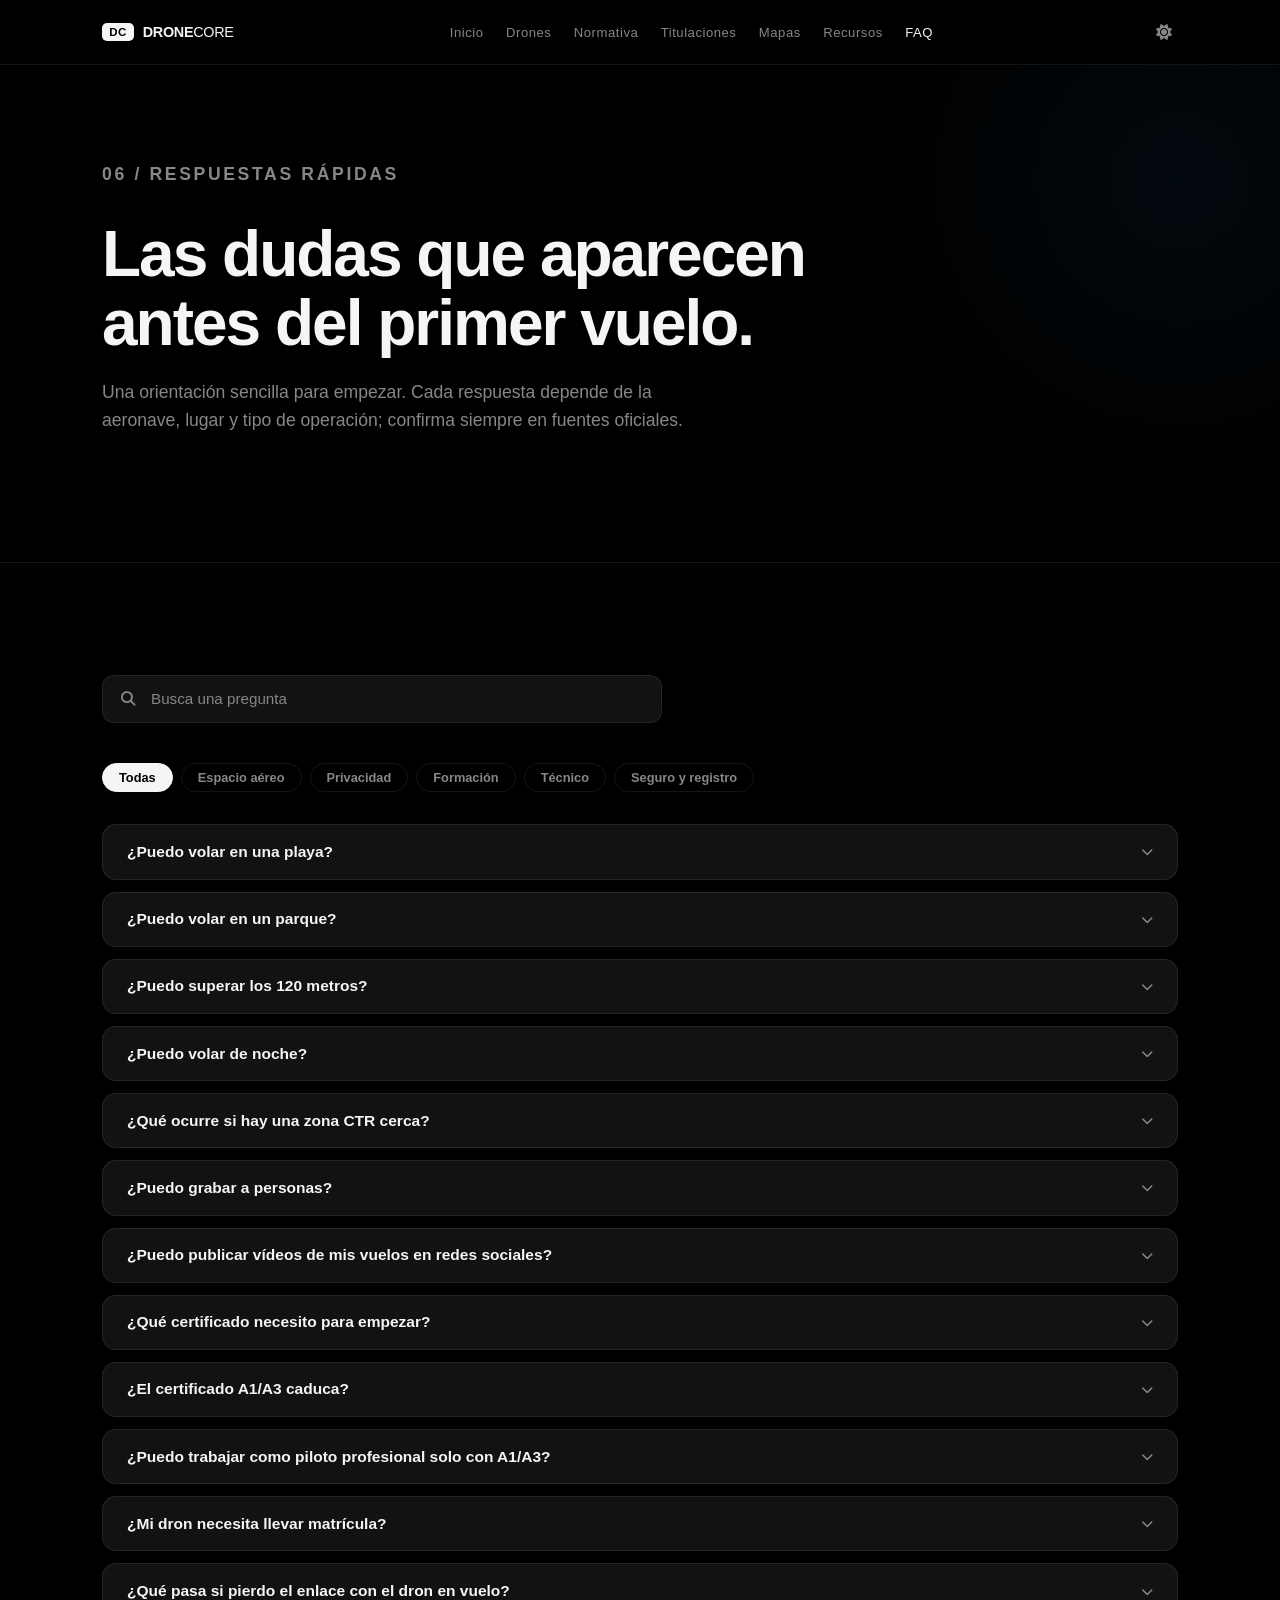
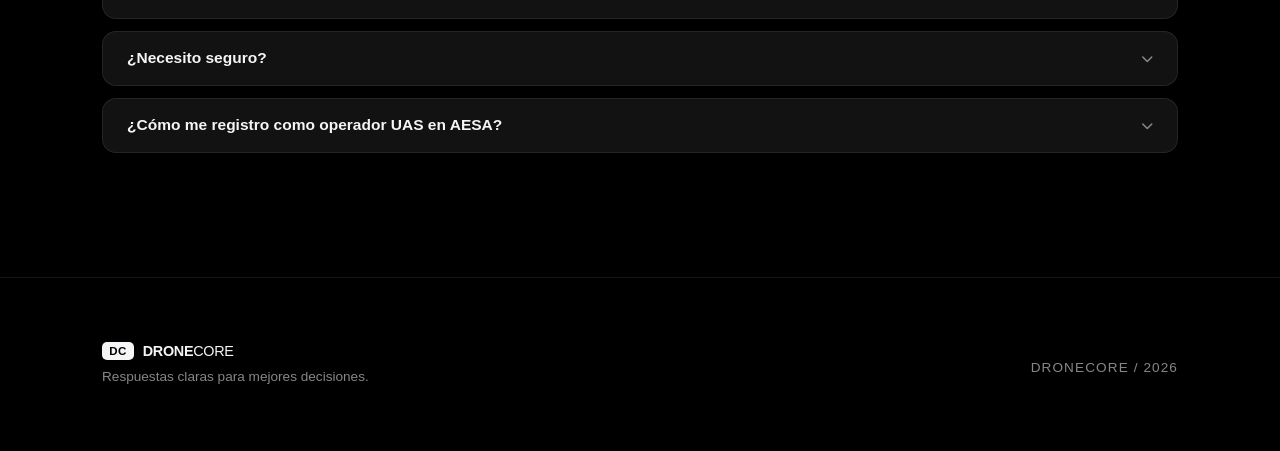
<file: faq.html>
<!doctype html>
<html lang="es">

<head>
    <meta charset="utf-8">
    <meta name="viewport" content="width=device-width,initial-scale=1">
    <meta name="description" content="Respuestas claras a las preguntas frecuentes sobre volar drones en España.">
    <meta property="og:title" content="FAQ drones en España | DroneCore">
    <title>Preguntas frecuentes sobre drones | DroneCore</title>
    <link rel="stylesheet" href="https://cdnjs.cloudflare.com/ajax/libs/font-awesome/6.6.0/css/all.min.css">
    <link rel="stylesheet" href="css/styles.css">
    <link rel="stylesheet" href="css/pages.css">
</head>

<body>
    <header class="site-header">
        <div class="container site-header__inner"><a class="site-logo" href="index.html"><span
                    class="site-logo__mark">DC</span><span class="site-logo__text">DRONE<span>CORE</span></span></a>
            <nav class="site-nav" aria-label="Navegación"><a class="nav-link" href="index.html">Inicio</a><a
                    class="nav-link" href="drones.html">Drones</a><a class="nav-link"
                    href="normativa.html">Normativa</a><a class="nav-link" href="titulaciones.html">Titulaciones</a><a
                    class="nav-link" href="mapas.html">Mapas</a><a class="nav-link" href="recursos.html">Recursos</a><a
                    class="nav-link is-active" href="faq.html">FAQ</a></nav>
            <div class="header-actions"><button class="theme-toggle" aria-label="Cambiar tema"><i
                        class="fa-solid fa-moon"></i></button><button class="nav-toggle" aria-label="Abrir menú"
                    aria-expanded="false" aria-controls="mobile-nav"><span></span><span></span><span></span></button>
            </div>
        </div>
        <nav class="mobile-nav" id="mobile-nav"><a class="nav-link" href="index.html">Inicio</a><a class="nav-link"
                href="drones.html">Drones</a><a class="nav-link" href="normativa.html">Normativa</a><a class="nav-link"
                href="titulaciones.html">Titulaciones</a><a class="nav-link" href="mapas.html">Mapas</a><a
                class="nav-link" href="recursos.html">Recursos</a><a class="nav-link is-active" href="faq.html">FAQ</a>
        </nav>
    </header>
    <main>
        <section class="page-hero">
            <div class="container">
                <p class="section__eyebrow">06 / RESPUESTAS RÁPIDAS</p>
                <h1>Las dudas que aparecen antes del primer vuelo.</h1>
                <p>Una orientación sencilla para empezar. Cada respuesta depende de la aeronave, lugar y tipo de
                    operación; confirma siempre en fuentes oficiales.</p>
            </div>
        </section>
        <section class="section">
            <div class="container">
                <div class="search-wrap"><i class="fa-solid fa-magnifying-glass"></i><input id="site-search"
                        type="search" placeholder="Busca una pregunta" aria-label="Buscar preguntas"></div>
                <div class="faq-filters">
                    <button class="faq-filter-btn is-active" data-cat="all">Todas</button>
                    <button class="faq-filter-btn" data-cat="espacio">Espacio aéreo</button>
                    <button class="faq-filter-btn" data-cat="privacidad">Privacidad</button>
                    <button class="faq-filter-btn" data-cat="formacion">Formación</button>
                    <button class="faq-filter-btn" data-cat="tecnico">Técnico</button>
                    <button class="faq-filter-btn" data-cat="seguro">Seguro y registro</button>
                </div>
                <div data-search-items>
                    <details class="faq-item" data-search-item data-cat="espacio">
                        <summary>¿Puedo volar en una playa?</summary>
                        <p>No lo des por hecho. Comprueba ENAIRE Drones, posibles zonas protegidas y ordenanzas locales.
                            Además, evita sobrevolar a bañistas o concentraciones de personas y protege su privacidad.
                        </p>
                    </details>
                    <details class="faq-item" data-search-item data-cat="espacio">
                        <summary>¿Puedo volar en un parque?</summary>
                        <p>Depende del espacio aéreo, las restricciones locales y las personas presentes. Un parque
                            puede estar permitido desde el punto de vista aeronáutico y restringido por una ordenanza, o
                            al revés. Consulta siempre ambas fuentes.</p>
                    </details>
                    <details class="faq-item" data-search-item data-cat="espacio">
                        <summary>¿Puedo superar los 120 metros?</summary>
                        <p>La altura máxima general de categoría abierta es 120 m respecto al punto más cercano de la
                            superficie. Hay matices y excepciones, pero no debes asumirlos sin una planificación
                            documentada y condiciones aplicables. Consulta ENAIRE Drones para cada vuelo concreto.</p>
                    </details>
                    <details class="faq-item" data-search-item data-cat="espacio">
                        <summary>¿Puedo volar de noche?</summary>
                        <p>En categoría abierta puede ser posible bajo condiciones específicas, incluida una luz verde
                            intermitente en la aeronave. Comprueba todos los requisitos vigentes y valora si el entorno
                            permite mantener seguridad y referencia visual.</p>
                    </details>
                    <details class="faq-item" data-search-item data-cat="espacio">
                        <summary>¿Qué ocurre si hay una zona CTR cerca?</summary>
                        <p>Una CTR (zona de control) implica espacio aéreo controlado. Volar en ella sin autorización
                            es ilegal. En algunos casos puede solicitarse coordinación a través de ENAIRE. Consulta el
                            mapa antes de planificar cualquier operación cerca de aeropuertos o helipuertos.</p>
                    </details>
                    <details class="faq-item" data-search-item data-cat="privacidad">
                        <summary>¿Puedo grabar a personas?</summary>
                        <p>La cámara no te permite captar o publicar imágenes libremente. Minimiza la captación, respeta
                            la intimidad y la normativa de protección de datos, especialmente con menores. Publicar
                            imágenes identificables sin consentimiento puede acarrear responsabilidad civil o penal.</p>
                    </details>
                    <details class="faq-item" data-search-item data-cat="privacidad">
                        <summary>¿Puedo publicar vídeos de mis vuelos en redes sociales?</summary>
                        <p>Puedes compartir tus vuelos si cumples la normativa y respetas la privacidad de terceros.
                            Evita imágenes de personas identificables sin consentimiento y no muestres ubicaciones
                            sensibles. En operaciones profesionales revisa los acuerdos contractuales previos.</p>
                    </details>
                    <details class="faq-item" data-search-item data-cat="formacion">
                        <summary>¿Qué certificado necesito para empezar?</summary>
                        <p>En muchos casos se empieza con A1/A3. Según el dron, la cercanía a personas y la operación,
                            puede hacer falta A2, formación STS u otro marco. Consulta la sección de titulaciones para
                            orientarte sobre el itinerario completo.</p>
                    </details>
                    <details class="faq-item" data-search-item data-cat="formacion">
                        <summary>¿El certificado A1/A3 caduca?</summary>
                        <p>El certificado A1/A3 tiene una validez de 5 años. Pasado ese plazo, deberás renovarlo a
                            través de AESA. Guarda siempre el documento original o el PDF descargable para acreditarlo
                            durante un vuelo si fuera necesario.</p>
                    </details>
                    <details class="faq-item" data-search-item data-cat="formacion">
                        <summary>¿Puedo trabajar como piloto profesional solo con A1/A3?</summary>
                        <p>Depende del tipo de operación. Muchos trabajos de fotografía aérea o inspección requieren
                            certificados adicionales, operador UAS registrado, seguro de responsabilidad civil y en
                            ocasiones una declaración de operación específica ante AESA.</p>
                    </details>
                    <details class="faq-item" data-search-item data-cat="tecnico">
                        <summary>¿Mi dron necesita llevar matrícula?</summary>
                        <p>Los UAS con masa igual o superior a 250 g, o los que tengan cámara, deben llevar identificación
                            directa del operador. El número de registro del operador UAS expedido por AESA debe estar
                            visible. Consulta los detalles según la clase de tu aeronave.</p>
                    </details>
                    <details class="faq-item" data-search-item data-cat="tecnico">
                        <summary>¿Qué pasa si pierdo el enlace con el dron en vuelo?</summary>
                        <p>La mayoría de los drones actuales ejecutan un procedimiento de retorno al home (RTH) o
                            aterrizaje automático al perder señal. Configura siempre el comportamiento de pérdida de
                            enlace antes del despegue y verifica que el RTH tiene la altura correcta para evitar
                            obstáculos.</p>
                    </details>
                    <details class="faq-item" data-search-item data-cat="seguro">
                        <summary>¿Necesito seguro?</summary>
                        <p>Puede ser obligatorio según la operación y resulta muy recomendable incluso cuando no lo sea.
                            Revisa la normativa vigente y el alcance real de la póliza: no todos los seguros cubren vuelos
                            comerciales o pérdida del dron.</p>
                    </details>
                    <details class="faq-item" data-search-item data-cat="seguro">
                        <summary>¿Cómo me registro como operador UAS en AESA?</summary>
                        <p>El registro se realiza de forma online a través del portal de AESA. Necesitas identificación
                            personal, datos de contacto y aceptar las condiciones. Una vez registrado, obtienes un número
                            de operador que debes mostrar en tu aeronave y usar en tus declaraciones de operación.</p>
                    </details>
                </div>
                <div class="faq-empty" id="faq-empty">
                    <i class="fa-regular fa-face-frown-open"></i>
                    <p>No hay preguntas que coincidan con tu búsqueda.<br>Prueba con otra palabra clave.</p>
                </div>
            </div>
        </section>

    </main>
    <footer class="site-footer">
        <div class="container site-footer__inner">
            <div><a class="site-logo" href="index.html"><span class="site-logo__mark">DC</span><span
                        class="site-logo__text">DRONE<span>CORE</span></span></a>
                <p>Respuestas claras para mejores decisiones.</p>
            </div>
            <p class="site-footer__meta">DRONECORE / 2026</p>
        </div>
    </footer><button class="back-to-top" aria-label="Volver arriba"><i class="fa-solid fa-arrow-up"></i></button>
    <script src="js/main.js" defer></script>
    <script src="js/pages.js" defer></script>
</body>

</html>
</file>
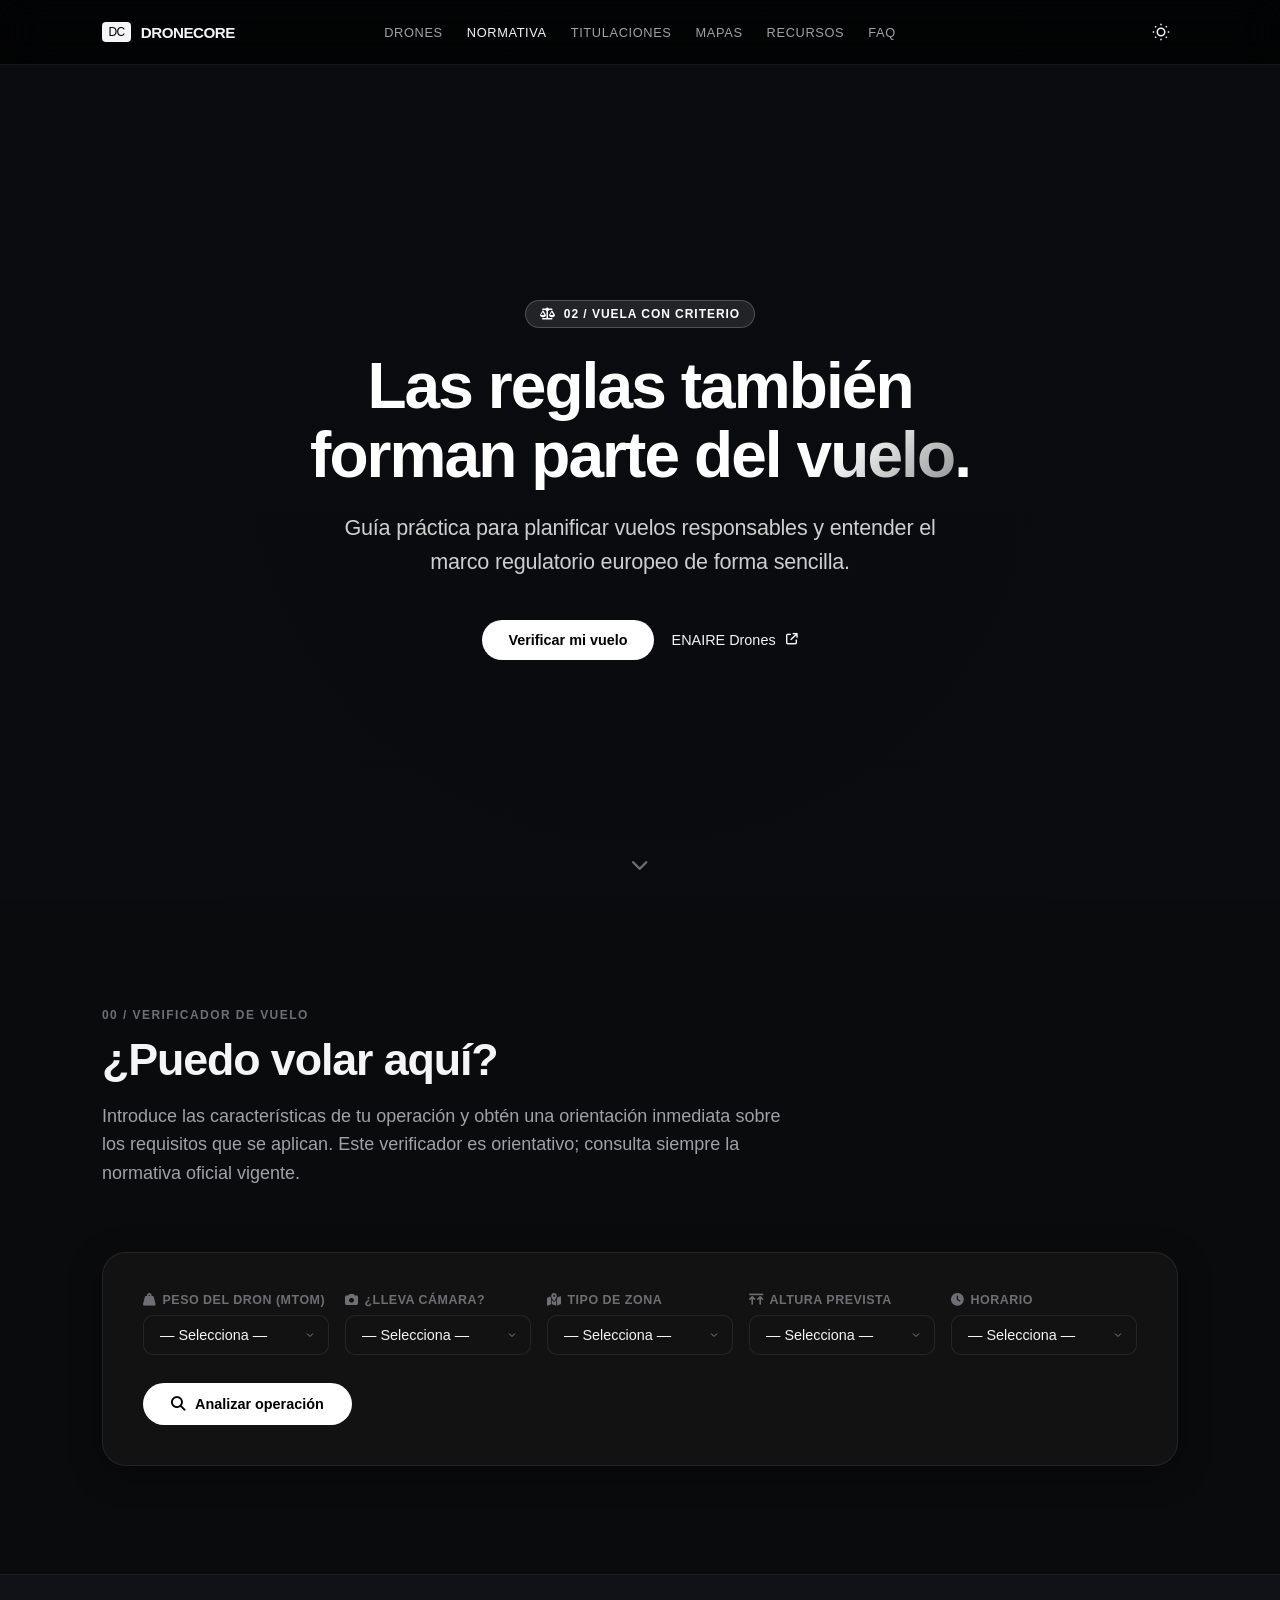
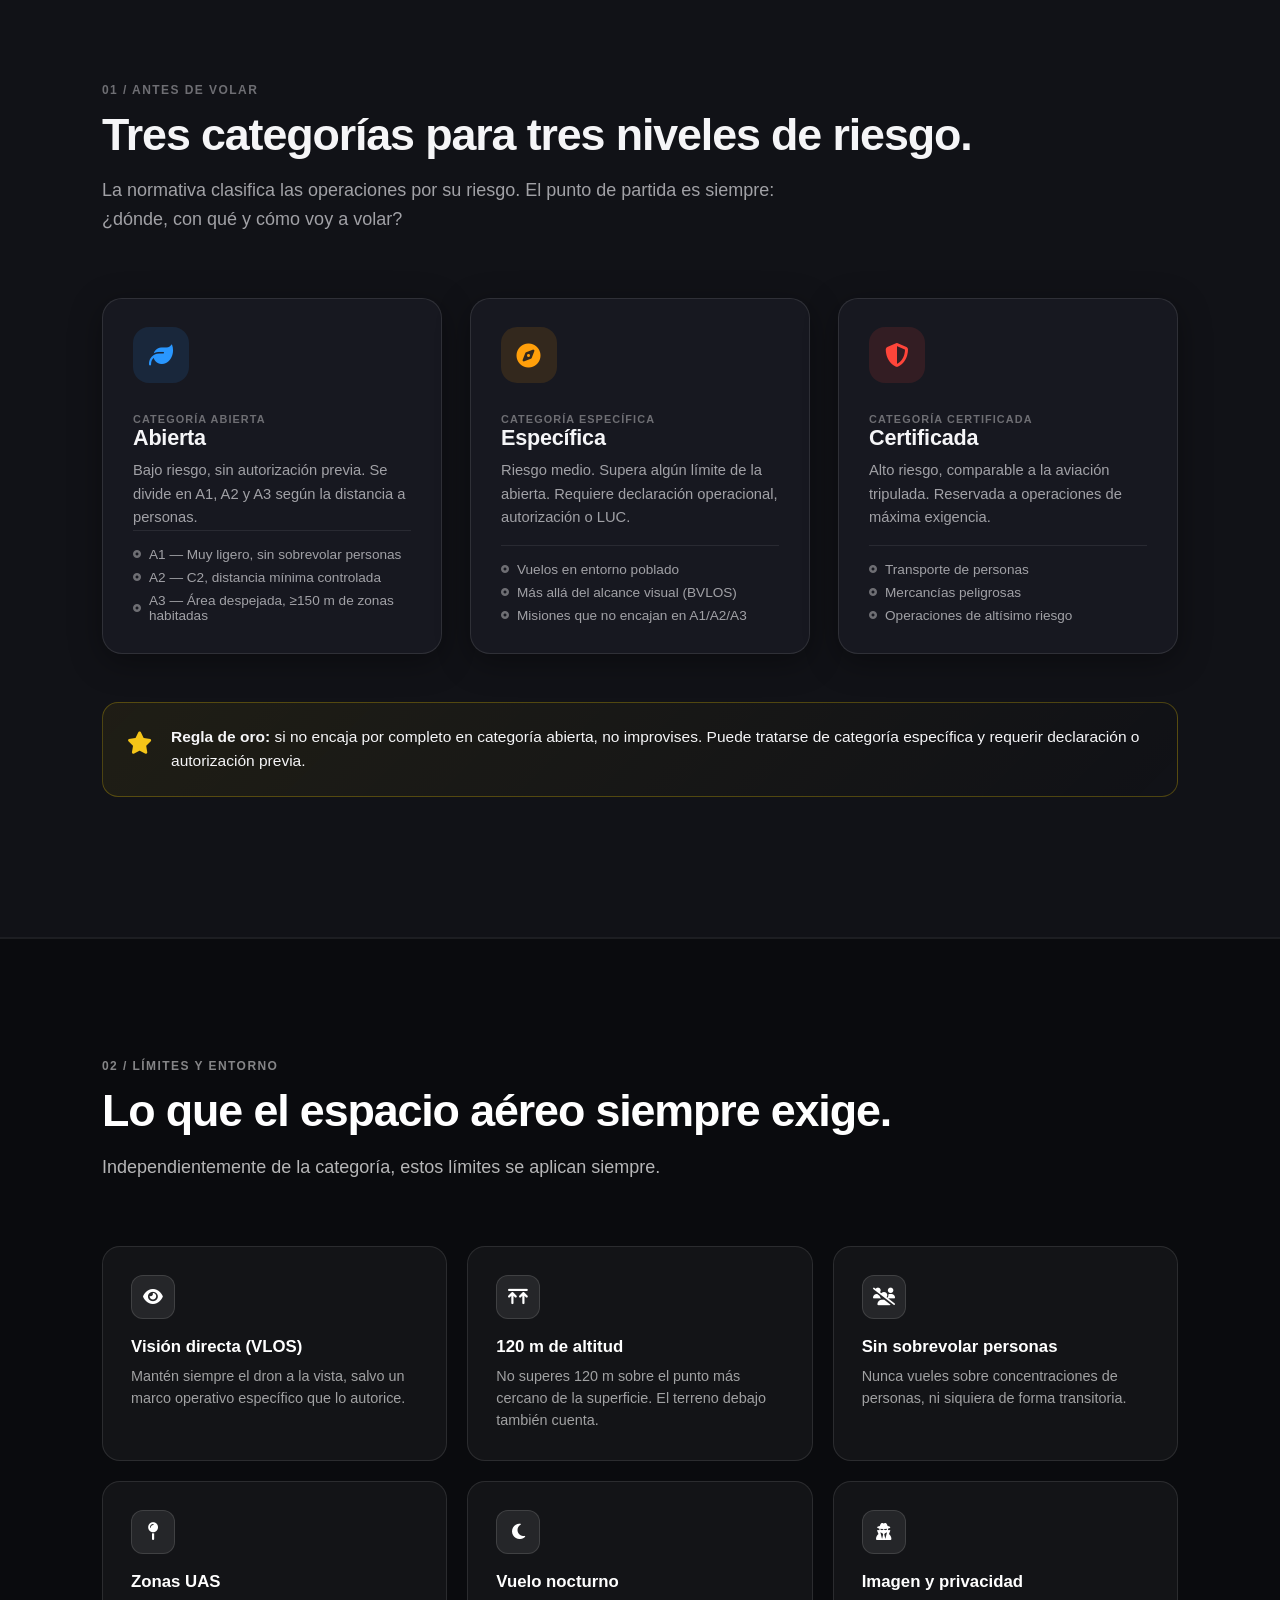
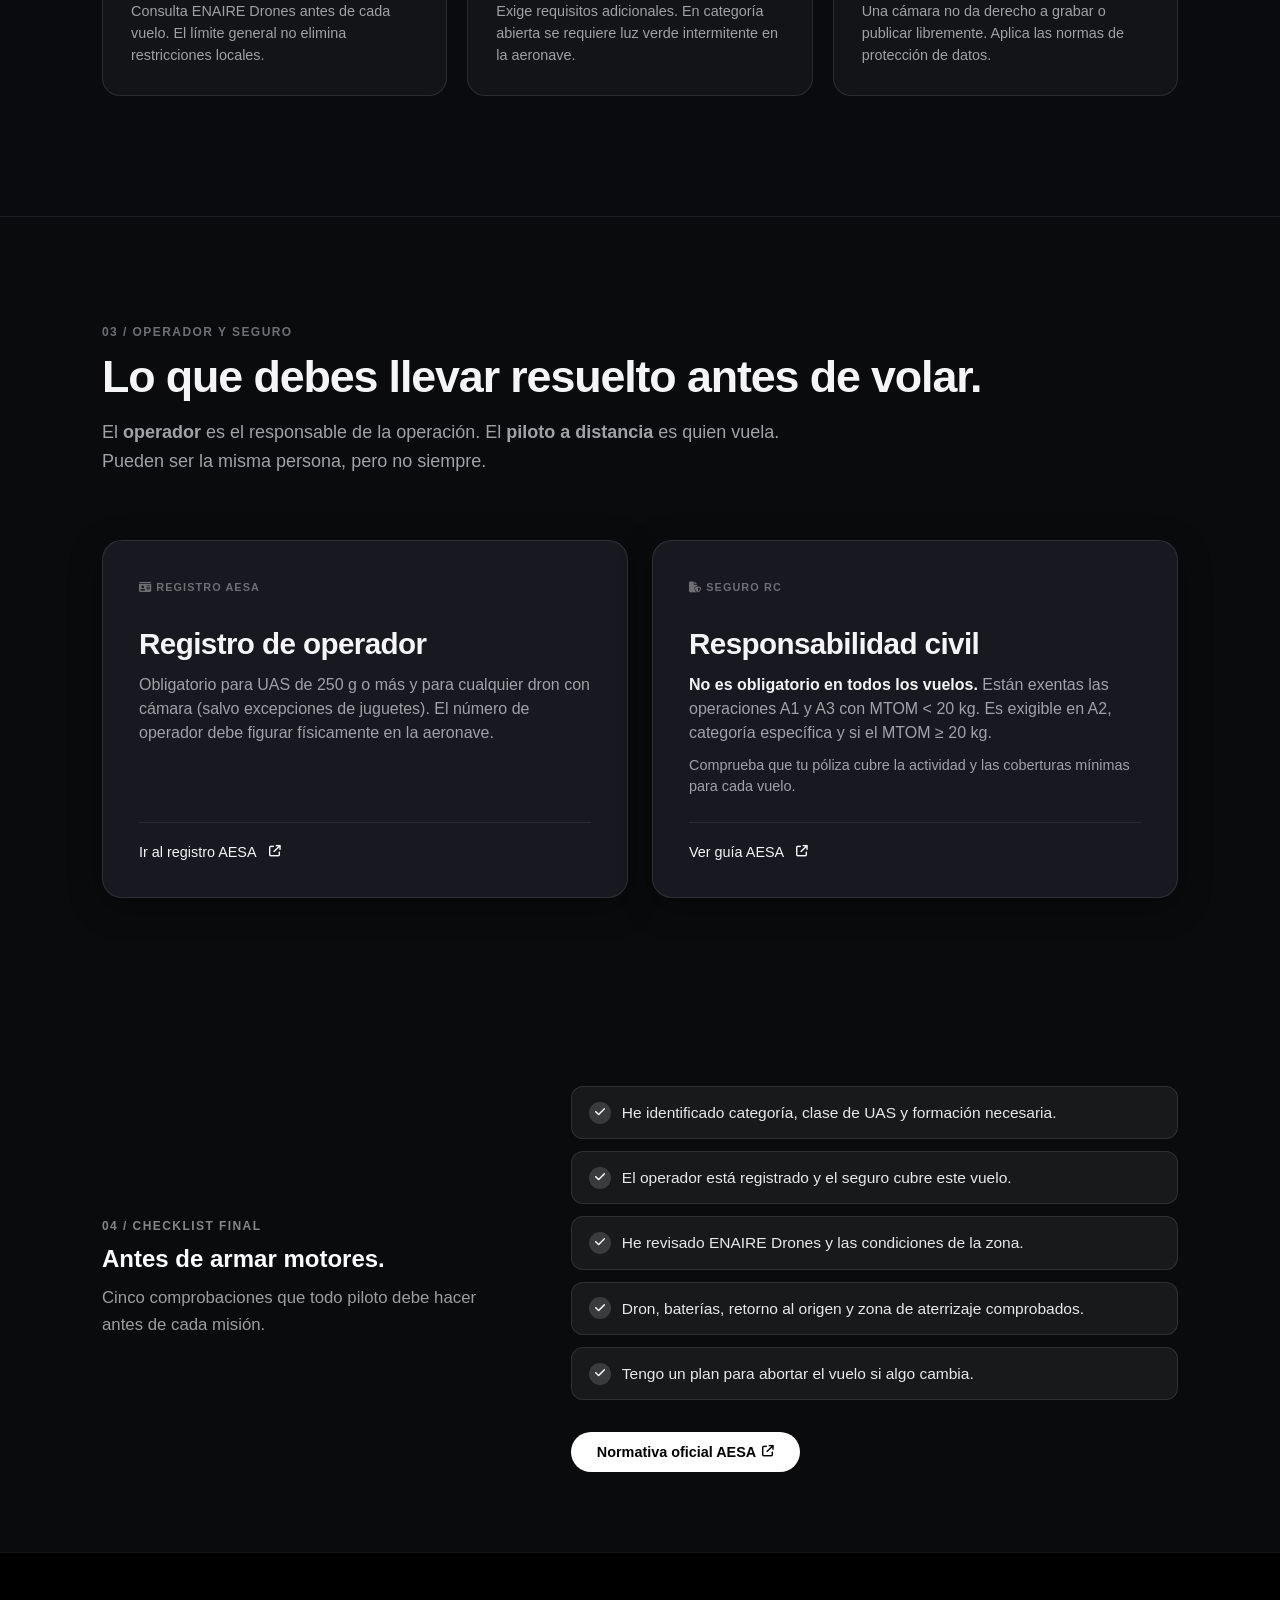
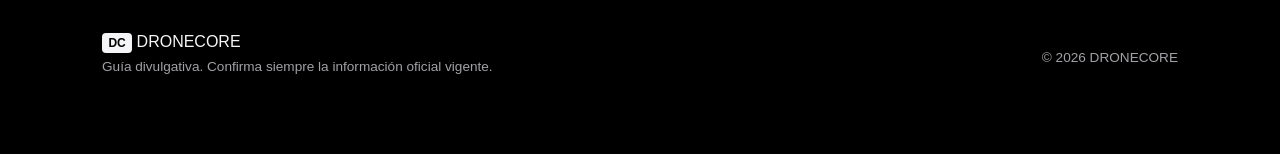
<file: normativa.html>
<!DOCTYPE html>
<html lang="es" data-theme="dark">

<head>
    <meta charset="UTF-8">
    <meta name="viewport" content="width=device-width, initial-scale=1.0">
    <meta http-equiv="Content-Security-Policy" content="
        default-src 'self' https: data: blob:; 
        script-src 'self' 'unsafe-inline' 'unsafe-eval' https://ajax.googleapis.com https://cdnjs.cloudflare.com; 
        style-src 'self' 'unsafe-inline' https://fonts.googleapis.com https://cdnjs.cloudflare.com; 
        font-src 'self' https://fonts.gstatic.com https://cdnjs.cloudflare.com; 
        img-src 'self' data: https:; 
        media-src 'self' https:; 
        connect-src 'self' https: blob:;
    ">
    <meta name="description" content="Guía práctica de normativa de drones en España: categorías, registro, seguro, límites y planificación.">
    <meta property="og:title" content="Normativa de drones en España | DroneCore">
    <meta property="og:description" content="Las reglas esenciales para planificar un vuelo responsable.">
    <title>Normativa de drones en España | DroneCore</title>

    <link rel="preconnect" href="https://fonts.googleapis.com">
    <link rel="preconnect" href="https://fonts.gstatic.com" crossorigin>
    <link href="https://fonts.googleapis.com/css2?family=Inter:wght@300;400;500;600;700&display=swap" rel="stylesheet">
    <link rel="stylesheet" href="https://cdnjs.cloudflare.com/ajax/libs/font-awesome/6.6.0/css/all.min.css">
    <link rel="stylesheet" href="css/styles.css">
    <link rel="stylesheet" href="css/drones.css">
    <link rel="stylesheet" href="css/normativa.css">
</head>

<body class="page-normativa">

    <!-- Navbar -->
    <header class="navbar" id="navbar">
        <div class="container nav-container">
            <a href="index.html" class="logo" aria-label="Ir al inicio">
                <span class="logo-mark">DC</span> DRONECORE
            </a>
            <nav class="nav-links">
                <a href="drones.html">DRONES</a>
                <a href="normativa.html" class="active">NORMATIVA</a>
                <a href="titulaciones.html">TITULACIONES</a>
                <a href="mapas.html">MAPAS</a>
                <a href="recursos.html">RECURSOS</a>
                <a href="faq.html">FAQ</a>
            </nav>
            <button id="theme-toggle" class="theme-btn" aria-label="Cambiar tema"></button>
        </div>
    </header>

    <main>

        <!-- ① HERO CINEMATOGRÁFICO -->
        <section id="inicio" class="hero-cinematic">
            <video autoplay muted loop playsinline class="hero-video">
                <source src="img/drone-city-2.mp4" type="video/mp4">
            </video>
            <div class="hero-overlay"></div>
            <div class="container hero-content-clean fade-up">
                <span class="tech-badge"><i class="fa-solid fa-scale-balanced"></i> 02 / VUELA CON CRITERIO</span>
                <h1>Las reglas también forman parte del <span class="text-gradient">vuelo</span>.</h1>
                <p class="hero-subtitle">Guía práctica para planificar vuelos responsables y entender el marco regulatorio europeo de forma sencilla.</p>
                <div class="hero-cta-group">
                    <a href="#verificador" class="btn-apple-primary">Verificar mi vuelo</a>
                    <a href="https://drones.enaire.es/" target="_blank" rel="noopener" class="btn-apple-link">ENAIRE Drones <i class="fa-solid fa-arrow-up-right-from-square" style="font-size:0.8em;margin-left:4px;"></i></a>
                </div>
            </div>
            <a href="#verificador" class="scroll-indicator" aria-label="Bajar">
                <i class="fa-solid fa-chevron-down"></i>
            </a>
        </section>


        <!-- ② VERIFICADOR DE VUELO (Sección claro, interactiva) -->
        <section class="section section-light" id="verificador">
            <div class="container">
                <div class="section-header fade-up">
                    <p class="eyebrow">00 / VERIFICADOR DE VUELO</p>
                    <h2>¿Puedo volar aquí?</h2>
                    <p class="section-lead">Introduce las características de tu operación y obtén una orientación inmediata sobre los requisitos que se aplican. Este verificador es orientativo; consulta siempre la normativa oficial vigente.</p>
                </div>

                <div class="flight-checker fade-up">
                    <div class="checker-form">
                        <div class="checker-row">
                            <div class="checker-field">
                                <label for="fc-peso"><i class="fa-solid fa-weight-hanging"></i> Peso del dron (MTOM)</label>
                                <select id="fc-peso">
                                    <option value="">— Selecciona —</option>
                                    <option value="lt250">Menos de 250 g</option>
                                    <option value="lt500">250 g – 500 g</option>
                                    <option value="lt2k">500 g – 2 kg</option>
                                    <option value="lt4k">2 kg – 4 kg</option>
                                    <option value="gt4k">Más de 4 kg</option>
                                </select>
                            </div>
                            <div class="checker-field">
                                <label for="fc-camara"><i class="fa-solid fa-camera"></i> ¿Lleva cámara?</label>
                                <select id="fc-camara">
                                    <option value="">— Selecciona —</option>
                                    <option value="no">No</option>
                                    <option value="si">Sí</option>
                                </select>
                            </div>
                            <div class="checker-field">
                                <label for="fc-zona"><i class="fa-solid fa-map-location-dot"></i> Tipo de zona</label>
                                <select id="fc-zona">
                                    <option value="">— Selecciona —</option>
                                    <option value="rural">Rural / despoblado</option>
                                    <option value="residencial">Zona residencial / urbana</option>
                                    <option value="aglomeracion">Aglomeración de personas</option>
                                    <option value="restriccion">Zona con restricción conocida</option>
                                </select>
                            </div>
                            <div class="checker-field">
                                <label for="fc-altura"><i class="fa-solid fa-arrows-up-to-line"></i> Altura prevista</label>
                                <select id="fc-altura">
                                    <option value="">— Selecciona —</option>
                                    <option value="lt50">Menos de 50 m</option>
                                    <option value="lt120">50 – 120 m</option>
                                    <option value="gt120">Más de 120 m</option>
                                </select>
                            </div>
                            <div class="checker-field">
                                <label for="fc-horario"><i class="fa-solid fa-clock"></i> Horario</label>
                                <select id="fc-horario">
                                    <option value="">— Selecciona —</option>
                                    <option value="dia">Diurno</option>
                                    <option value="noche">Nocturno</option>
                                </select>
                            </div>
                        </div>
                        <button class="checker-btn" id="checker-submit" type="button">
                            <i class="fa-solid fa-magnifying-glass"></i> Analizar operación
                        </button>
                    </div>

                    <!-- Resultado del verificador -->
                    <div class="checker-result" id="checker-result" style="display:none;">
                        <div class="checker-result-inner" id="checker-result-inner">
                            <!-- Rellenado por JS -->
                        </div>
                    </div>
                </div>
            </div>
        </section>


        <!-- ③ CATEGORÍAS (Fondo alt editorial) -->
        <section class="section section-light-alt" id="categorias">
            <div class="container">
                <div class="section-header fade-up">
                    <p class="eyebrow">01 / ANTES DE VOLAR</p>
                    <h2>Tres categorías para tres niveles de riesgo.</h2>
                    <p class="section-lead">La normativa clasifica las operaciones por su riesgo. El punto de partida es siempre: ¿dónde, con qué y cómo voy a volar?</p>
                </div>

                <div class="cards-grid fade-up">
                    <div class="card card-media norm-category-card">
                        <div class="norm-category-icon norm-icon--blue"><i class="fa-solid fa-leaf"></i></div>
                        <div class="card-media-body norm-card-body">
                            <span class="bento-tag">CATEGORÍA ABIERTA</span>
                            <h3>Abierta</h3>
                            <p>Bajo riesgo, sin autorización previa. Se divide en A1, A2 y A3 según la distancia a personas.</p>
                            <ul class="norm-mini-list">
                                <li><i class="fa-solid fa-circle-dot"></i> A1 — Muy ligero, sin sobrevolar personas</li>
                                <li><i class="fa-solid fa-circle-dot"></i> A2 — C2, distancia mínima controlada</li>
                                <li><i class="fa-solid fa-circle-dot"></i> A3 — Área despejada, ≥150 m de zonas habitadas</li>
                            </ul>
                        </div>
                    </div>

                    <div class="card card-media norm-category-card">
                        <div class="norm-category-icon norm-icon--orange"><i class="fa-solid fa-compass"></i></div>
                        <div class="card-media-body norm-card-body">
                            <span class="bento-tag">CATEGORÍA ESPECÍFICA</span>
                            <h3>Específica</h3>
                            <p>Riesgo medio. Supera algún límite de la abierta. Requiere declaración operacional, autorización o LUC.</p>
                            <ul class="norm-mini-list">
                                <li><i class="fa-solid fa-circle-dot"></i> Vuelos en entorno poblado</li>
                                <li><i class="fa-solid fa-circle-dot"></i> Más allá del alcance visual (BVLOS)</li>
                                <li><i class="fa-solid fa-circle-dot"></i> Misiones que no encajan en A1/A2/A3</li>
                            </ul>
                        </div>
                    </div>

                    <div class="card card-media norm-category-card">
                        <div class="norm-category-icon norm-icon--red"><i class="fa-solid fa-shield-halved"></i></div>
                        <div class="card-media-body norm-card-body">
                            <span class="bento-tag">CATEGORÍA CERTIFICADA</span>
                            <h3>Certificada</h3>
                            <p>Alto riesgo, comparable a la aviación tripulada. Reservada a operaciones de máxima exigencia.</p>
                            <ul class="norm-mini-list">
                                <li><i class="fa-solid fa-circle-dot"></i> Transporte de personas</li>
                                <li><i class="fa-solid fa-circle-dot"></i> Mercancías peligrosas</li>
                                <li><i class="fa-solid fa-circle-dot"></i> Operaciones de altísimo riesgo</li>
                            </ul>
                        </div>
                    </div>
                </div>

                <div class="info-box info-box--gold fade-up" style="margin-top:48px;">
                    <strong>Regla de oro:</strong> si no encaja por completo en categoría abierta, no improvises. Puede tratarse de categoría específica y requerir declaración o autorización previa.
                </div>
            </div>
        </section>


        <!-- ④ LÍMITES SIEMPRE (Sección oscura plató) -->
        <section class="section section-studio" id="limites">
            <div class="container">
                <div class="section-header text-center fade-up">
                    <p class="eyebrow eyebrow-light">02 / LÍMITES Y ENTORNO</p>
                    <h2 class="text-white">Lo que el espacio aéreo siempre exige.</h2>
                    <p class="section-lead lead-light">Independientemente de la categoría, estos límites se aplican siempre.</p>
                </div>

                <div class="norm-limits-grid fade-up">
                    <div class="norm-limit-card">
                        <div class="norm-limit-icon"><i class="fa-solid fa-eye"></i></div>
                        <h3>Visión directa (VLOS)</h3>
                        <p>Mantén siempre el dron a la vista, salvo un marco operativo específico que lo autorice.</p>
                    </div>
                    <div class="norm-limit-card">
                        <div class="norm-limit-icon"><i class="fa-solid fa-arrows-up-to-line"></i></div>
                        <h3>120 m de altitud</h3>
                        <p>No superes 120 m sobre el punto más cercano de la superficie. El terreno debajo también cuenta.</p>
                    </div>
                    <div class="norm-limit-card">
                        <div class="norm-limit-icon"><i class="fa-solid fa-users-slash"></i></div>
                        <h3>Sin sobrevolar personas</h3>
                        <p>Nunca vueles sobre concentraciones de personas, ni siquiera de forma transitoria.</p>
                    </div>
                    <div class="norm-limit-card">
                        <div class="norm-limit-icon"><i class="fa-solid fa-map-pin"></i></div>
                        <h3>Zonas UAS</h3>
                        <p>Consulta ENAIRE Drones antes de cada vuelo. El límite general no elimina restricciones locales.</p>
                    </div>
                    <div class="norm-limit-card">
                        <div class="norm-limit-icon"><i class="fa-solid fa-moon"></i></div>
                        <h3>Vuelo nocturno</h3>
                        <p>Exige requisitos adicionales. En categoría abierta se requiere luz verde intermitente en la aeronave.</p>
                    </div>
                    <div class="norm-limit-card">
                        <div class="norm-limit-icon"><i class="fa-solid fa-user-secret"></i></div>
                        <h3>Imagen y privacidad</h3>
                        <p>Una cámara no da derecho a grabar o publicar libremente. Aplica las normas de protección de datos.</p>
                    </div>
                </div>
            </div>
        </section>


        <!-- ⑤ REGISTRO Y SEGURO (Fondo claro) -->
        <section class="section section-light" id="registro">
            <div class="container">
                <div class="section-header fade-up">
                    <p class="eyebrow">03 / OPERADOR Y SEGURO</p>
                    <h2>Lo que debes llevar resuelto antes de volar.</h2>
                    <p class="section-lead">El <strong>operador</strong> es el responsable de la operación. El <strong>piloto a distancia</strong> es quien vuela. Pueden ser la misma persona, pero no siempre.</p>
                </div>

                <div class="bento-grid bento-grid--equal fade-up">
                    <div class="bento-box bento-box--flex">
                        <div class="bento-box-top">
                            <div class="bento-header">
                                <span class="bento-tag"><i class="fa-solid fa-id-card"></i> REGISTRO AESA</span>
                            </div>
                            <h3>Registro de operador</h3>
                            <p class="bento-full">Obligatorio para UAS de 250 g o más y para cualquier dron con cámara (salvo excepciones de juguetes). El número de operador debe figurar físicamente en la aeronave.</p>
                        </div>
                        <div class="bento-box-bottom">
                            <a class="btn-apple-link" target="_blank" rel="noopener" href="https://sede.seguridadaerea.gob.es/sede-aesa/catalogo-de-procedimientos/registro-de-operadores-de-uas">
                                Ir al registro AESA <i class="fa-solid fa-arrow-up-right-from-square" style="font-size:0.8em;margin-left:6px;"></i>
                            </a>
                        </div>
                    </div>

                    <div class="bento-box bento-box--flex">
                        <div class="bento-box-top">
                            <div class="bento-header">
                                <span class="bento-tag"><i class="fa-solid fa-file-shield"></i> SEGURO RC</span>
                            </div>
                            <h3>Responsabilidad civil</h3>
                            <p class="bento-full"><strong>No es obligatorio en todos los vuelos.</strong> Están exentas las operaciones A1 y A3 con MTOM &lt; 20 kg. Es exigible en A2, categoría específica y si el MTOM ≥ 20 kg.</p>
                            <p class="bento-full" style="font-size:0.9rem; margin-top:10px;">Comprueba que tu póliza cubre la actividad y las coberturas mínimas para cada vuelo.</p>
                        </div>
                        <div class="bento-box-bottom">
                            <a class="btn-apple-link" target="_blank" rel="noopener" href="https://www.seguridadaerea.gob.es/es/ambitos/drones">
                                Ver guía AESA <i class="fa-solid fa-arrow-up-right-from-square" style="font-size:0.8em;margin-left:6px;"></i>
                            </a>
                        </div>
                    </div>
                </div>
            </div>
        </section>


        <!-- ⑥ CHECKLIST FINAL (Oscuro CTA) -->
        <section class="section section-cta-dark" id="checklist">
            <div class="container">
                <div class="norm-checklist-layout">
                    <div class="norm-checklist-header fade-up">
                        <p class="eyebrow eyebrow-light">04 / CHECKLIST FINAL</p>
                        <h2 style="color:#fff;">Antes de armar motores.</h2>
                        <p style="color:rgba(255,255,255,0.6);font-size:1.05rem;line-height:1.6;margin-top:12px;">Cinco comprobaciones que todo piloto debe hacer antes de cada misión.</p>
                    </div>
                    <div class="norm-checklist-items fade-up">
                        <ul class="checklist checklist--dark">
                            <li>He identificado categoría, clase de UAS y formación necesaria.</li>
                            <li>El operador está registrado y el seguro cubre este vuelo.</li>
                            <li>He revisado ENAIRE Drones y las condiciones de la zona.</li>
                            <li>Dron, baterías, retorno al origen y zona de aterrizaje comprobados.</li>
                            <li>Tengo un plan para abortar el vuelo si algo cambia.</li>
                        </ul>
                        <div style="margin-top:32px;">
                            <a class="btn-apple-primary" target="_blank" rel="noopener" href="https://www.seguridadaerea.gob.es/es/ambitos/drones">
                                Normativa oficial AESA <i class="fa-solid fa-arrow-up-right-from-square" style="font-size:0.8em;margin-left:6px;"></i>
                            </a>
                        </div>
                    </div>
                </div>
            </div>
        </section>

    </main>

    <!-- FOOTER -->
    <footer class="footer">
        <div class="container footer-content">
            <div class="footer-brand">
                <span class="logo-mark">DC</span> DRONE<span>CORE</span>
                <p>Guía divulgativa. Confirma siempre la información oficial vigente.</p>
            </div>
            <div class="footer-meta">
                <p>© 2026 DRONECORE</p>
            </div>
        </div>
    </footer>

    <script src="js/app.js"></script>
    <script src="js/normativa.js"></script>
</body>
</html>
</file>
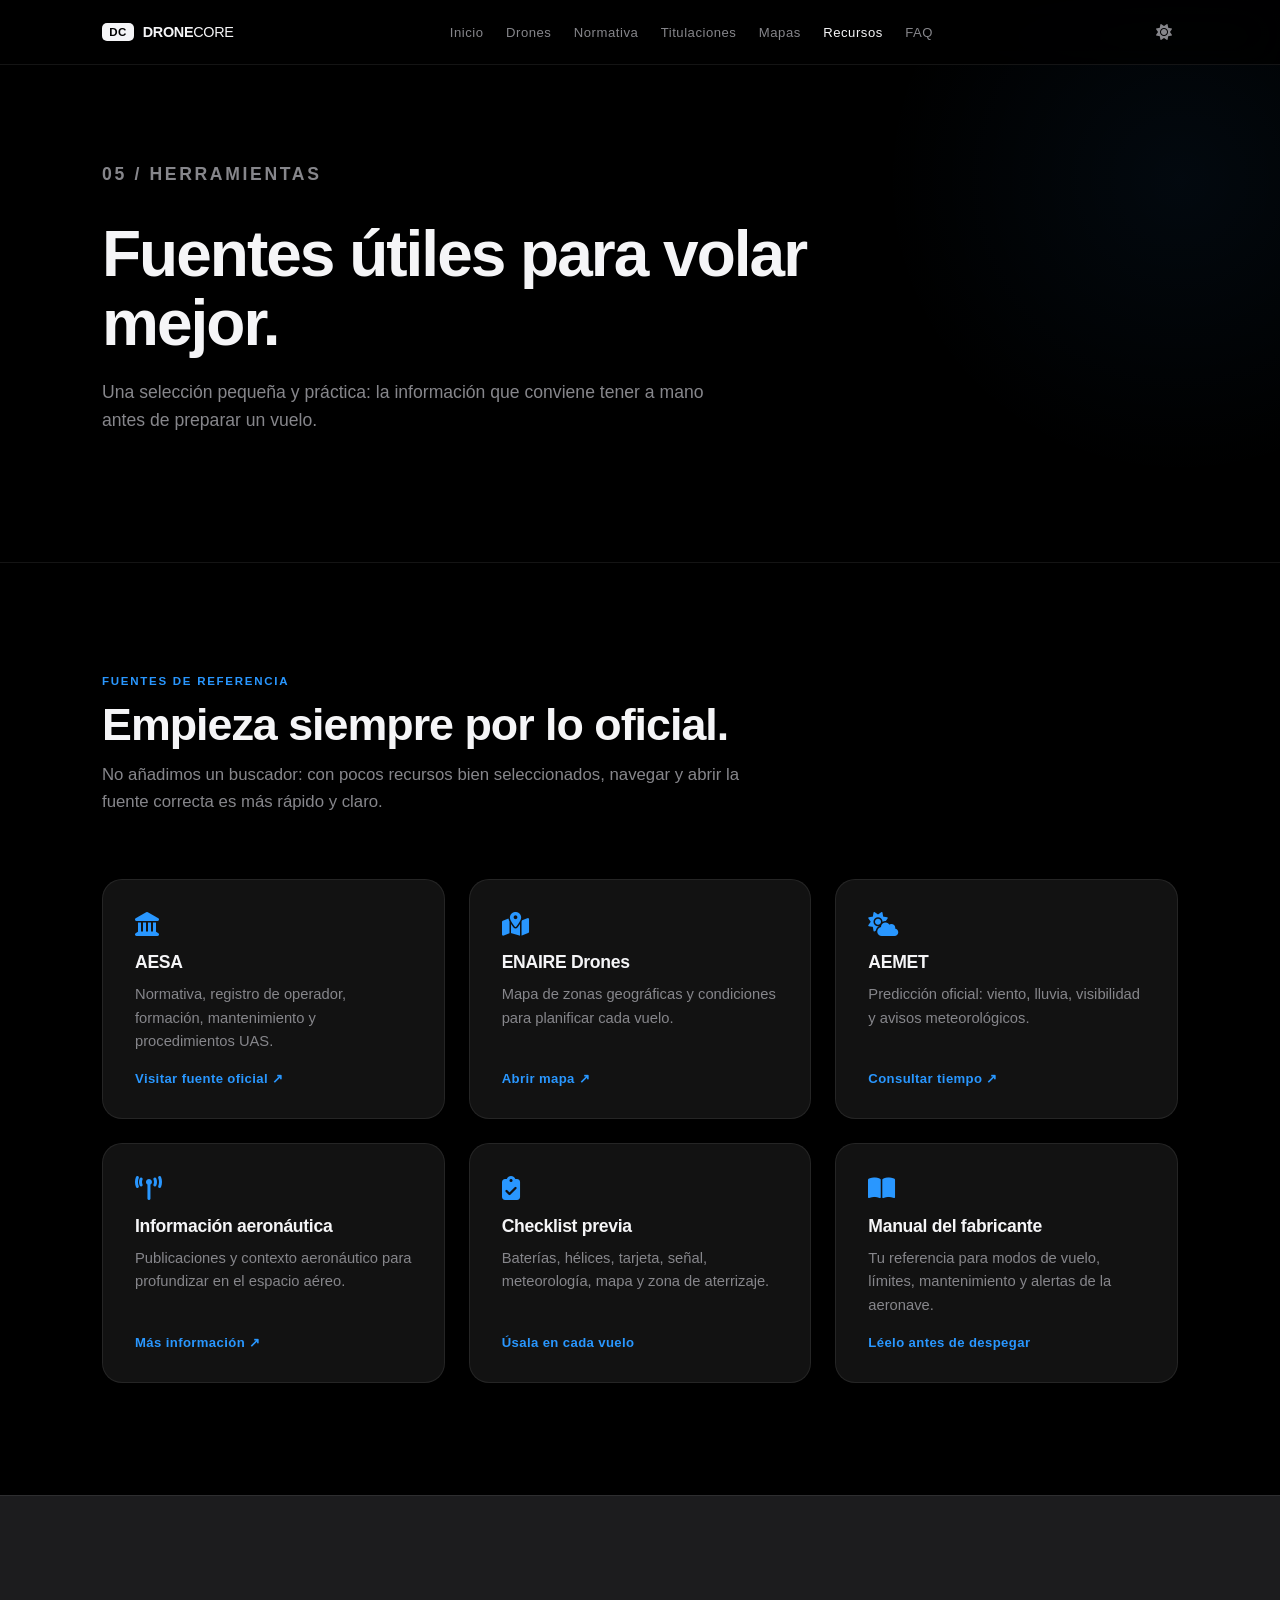
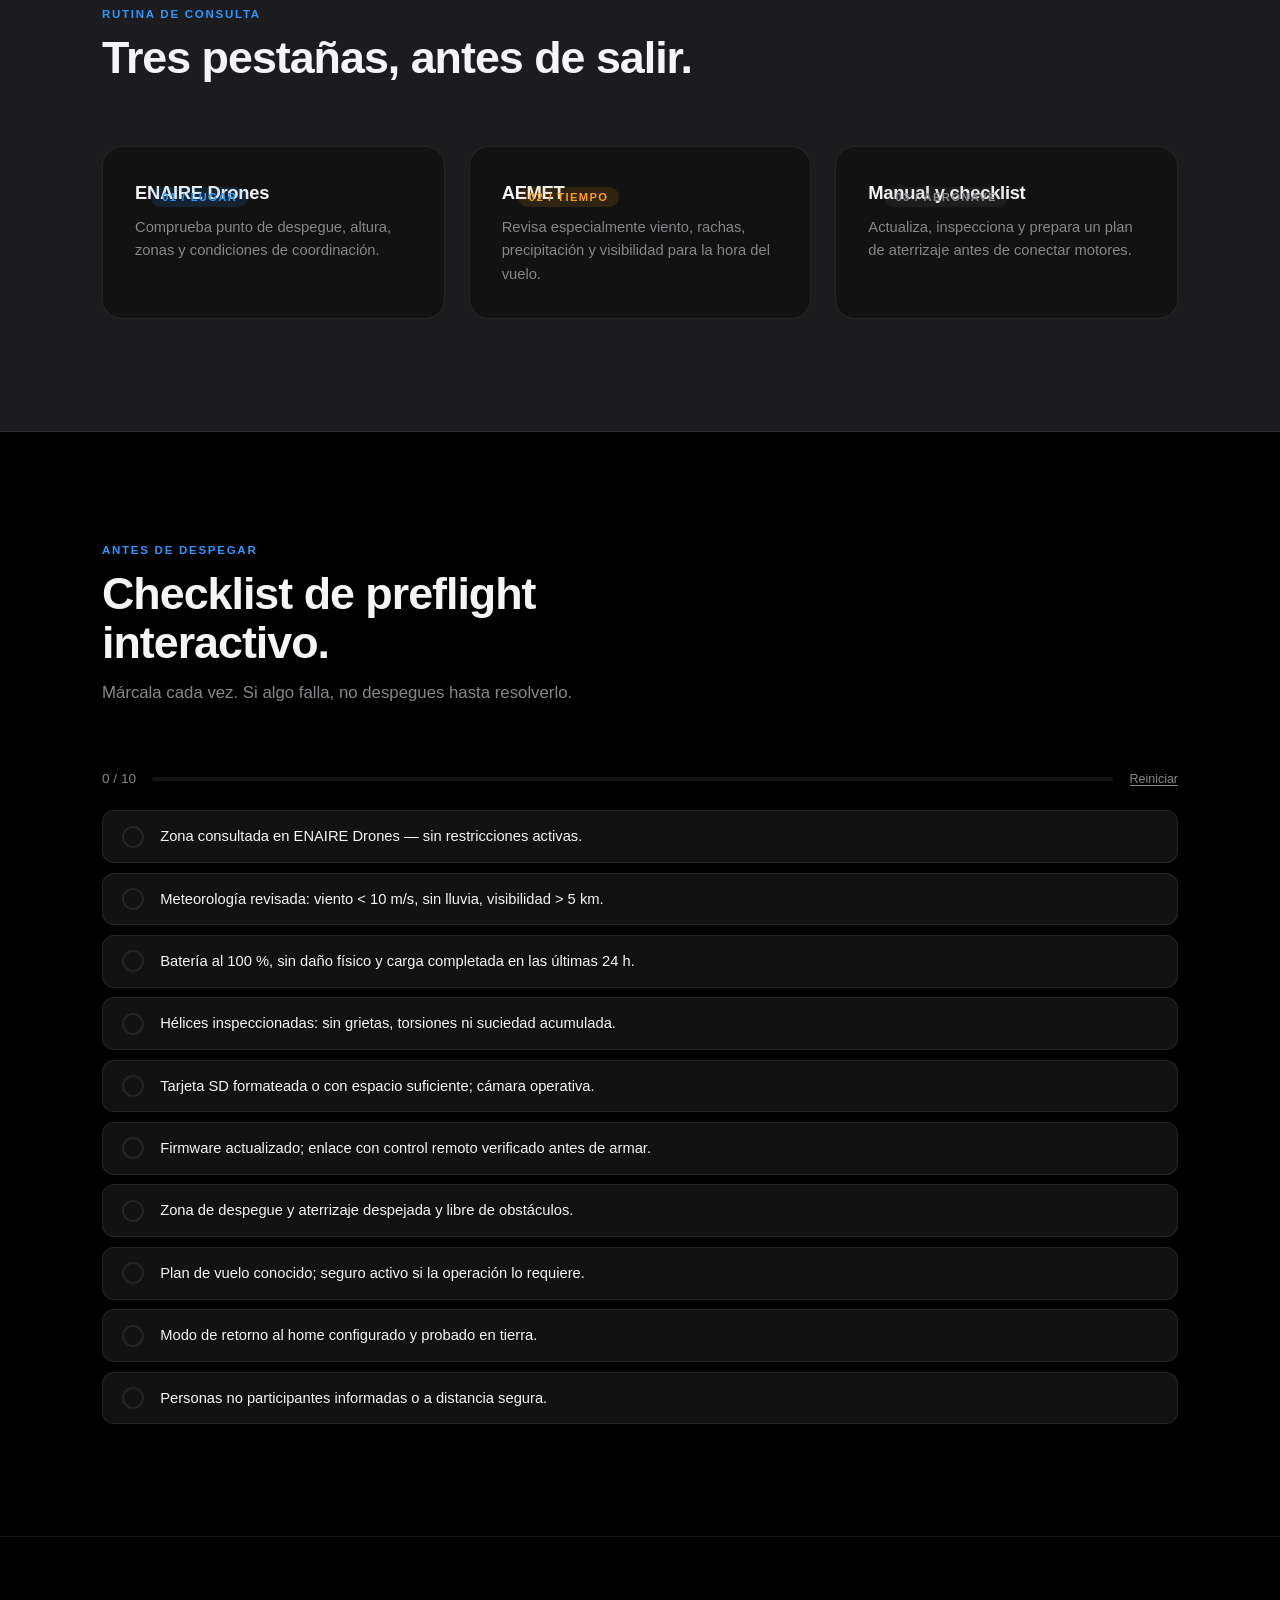
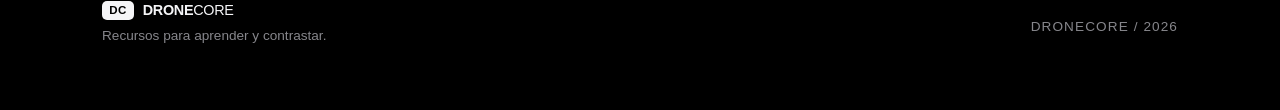
<file: recursos.html>
<!doctype html>
<html lang="es">

<head>
    <meta charset="utf-8">
    <meta name="viewport" content="width=device-width,initial-scale=1">
    <meta name="description"
        content="Recursos oficiales, meteorología, checklists y herramientas útiles para pilotos de drones.">
    <meta property="og:title" content="Recursos para pilotos de drones | DroneCore">
    <title>Recursos para pilotos de drones | DroneCore</title>
    <link rel="stylesheet" href="https://cdnjs.cloudflare.com/ajax/libs/font-awesome/6.6.0/css/all.min.css">
    <link rel="stylesheet" href="css/styles.css">
    <link rel="stylesheet" href="css/pages.css">
</head>

<body>
    <header class="site-header">
        <div class="container site-header__inner"><a class="site-logo" href="index.html"><span
                    class="site-logo__mark">DC</span><span class="site-logo__text">DRONE<span>CORE</span></span></a>
            <nav class="site-nav" aria-label="Navegación"><a class="nav-link" href="index.html">Inicio</a><a
                    class="nav-link" href="drones.html">Drones</a><a class="nav-link"
                    href="normativa.html">Normativa</a><a class="nav-link" href="titulaciones.html">Titulaciones</a><a
                    class="nav-link" href="mapas.html">Mapas</a><a class="nav-link is-active" href="recursos.html"
                    aria-current="page">Recursos</a><a class="nav-link" href="faq.html">FAQ</a></nav>
            <div class="header-actions"><button class="theme-toggle" aria-label="Cambiar tema"><i
                        class="fa-solid fa-moon"></i></button><button class="nav-toggle" aria-label="Abrir menú"
                    aria-expanded="false" aria-controls="mobile-nav"><span></span><span></span><span></span></button>
            </div>
        </div>
        <nav class="mobile-nav" id="mobile-nav" aria-label="Navegación móvil"><a class="nav-link"
                href="index.html">Inicio</a><a class="nav-link" href="drones.html">Drones</a><a class="nav-link"
                href="normativa.html">Normativa</a><a class="nav-link" href="titulaciones.html">Titulaciones</a><a
                class="nav-link" href="mapas.html">Mapas</a><a class="nav-link is-active"
                href="recursos.html">Recursos</a><a class="nav-link" href="faq.html">FAQ</a></nav>
    </header>
    <main>
        <section class="page-hero">
            <div class="container">
                <p class="section__eyebrow">05 / HERRAMIENTAS</p>
                <h1>Fuentes útiles para volar mejor.</h1>
                <p>Una selección pequeña y práctica: la información que conviene tener a mano antes de preparar un
                    vuelo.</p>
            </div>
        </section>
        <section class="section">
            <div class="container">
                <div class="section__header">
                    <p class="section__eyebrow">FUENTES DE REFERENCIA</p>
                    <h2 class="section__title">Empieza siempre por lo oficial.</h2>
                    <p class="section__description">No añadimos un buscador: con pocos recursos bien seleccionados,
                        navegar y abrir la fuente correcta es más rápido y claro.</p>
                </div>
                <div class="grid grid--3"><a class="resource-card" target="_blank" rel="noopener"
                        href="https://www.seguridadaerea.gob.es/es/ambitos/drones"><i class="fa-solid fa-landmark"></i>
                        <h3>AESA</h3>
                        <p>Normativa, registro de operador, formación, mantenimiento y procedimientos UAS.</p><span
                            class="card-link">Visitar fuente oficial ↗</span>
                    </a><a class="resource-card" target="_blank" rel="noopener" href="https://drones.enaire.es/"><i
                            class="fa-solid fa-map-location-dot"></i>
                        <h3>ENAIRE Drones</h3>
                        <p>Mapa de zonas geográficas y condiciones para planificar cada vuelo.</p><span
                            class="card-link">Abrir mapa ↗</span>
                    </a><a class="resource-card" target="_blank" rel="noopener" href="https://www.aemet.es/"><i
                            class="fa-solid fa-cloud-sun"></i>
                        <h3>AEMET</h3>
                        <p>Predicción oficial: viento, lluvia, visibilidad y avisos meteorológicos.</p><span
                            class="card-link">Consultar tiempo ↗</span>
                    </a><a class="resource-card" target="_blank" rel="noopener" href="https://www.enaire.es/"><i
                            class="fa-solid fa-tower-broadcast"></i>
                        <h3>Información aeronáutica</h3>
                        <p>Publicaciones y contexto aeronáutico para profundizar en el espacio aéreo.</p><span
                            class="card-link">Más información ↗</span>
                    </a>
                    <article class="resource-card"><i class="fa-solid fa-clipboard-check"></i>
                        <h3>Checklist previa</h3>
                        <p>Baterías, hélices, tarjeta, señal, meteorología, mapa y zona de aterrizaje.</p><span
                            class="card-link">Úsala en cada vuelo</span>
                    </article>
                    <article class="resource-card"><i class="fa-solid fa-book-open"></i>
                        <h3>Manual del fabricante</h3>
                        <p>Tu referencia para modos de vuelo, límites, mantenimiento y alertas de la aeronave.</p><span
                            class="card-link">Léelo antes de despegar</span>
                    </article>
                </div>
            </div>
        </section>
        <section class="section section--dark">
            <div class="container">
                <div class="section__header">
                    <p class="section__eyebrow">RUTINA DE CONSULTA</p>
                    <h2 class="section__title">Tres pestañas, antes de salir.</h2>
                </div>
                <div class="grid grid--3">
                    <article class="hud-card"><span class="status status--active">01 / LUGAR</span>
                        <h3>ENAIRE Drones</h3>
                        <p>Comprueba punto de despegue, altura, zonas y condiciones de coordinación.</p>
                    </article>
                    <article class="hud-card"><span class="status status--warning">02 / TIEMPO</span>
                        <h3>AEMET</h3>
                        <p>Revisa especialmente viento, rachas, precipitación y visibilidad para la hora del vuelo.</p>
                    </article>
                    <article class="hud-card"><span class="status">03 / AERONAVE</span>
                        <h3>Manual y checklist</h3>
                        <p>Actualiza, inspecciona y prepara un plan de aterrizaje antes de conectar motores.</p>
                    </article>
                </div>
            </div>
        </section>
        <section class="section">
            <div class="container">
                <div class="section__header">
                    <p class="section__eyebrow">ANTES DE DESPEGAR</p>
                    <h2 class="section__title">Checklist de preflight interactivo.</h2>
                    <p class="section__description">Márcala cada vez. Si algo falla, no despegues hasta resolverlo.</p>
                </div>
                <div class="checklist-progress">
                    <span id="checklist-count">0 / 10</span>
                    <div class="checklist-progress__bar">
                        <div class="checklist-progress__fill" id="checklist-fill"></div>
                    </div>
                    <button class="checklist-reset" id="checklist-reset">Reiniciar</button>
                </div>
                <ul class="flight-checklist" id="flight-checklist">
                    <li class="flight-checklist__item" data-idx="0">
                        <span class="flight-checklist__check"><i class="fa-solid fa-check"></i></span>
                        <span class="flight-checklist__label">Zona consultada en ENAIRE Drones — sin restricciones activas.</span>
                    </li>
                    <li class="flight-checklist__item" data-idx="1">
                        <span class="flight-checklist__check"><i class="fa-solid fa-check"></i></span>
                        <span class="flight-checklist__label">Meteorología revisada: viento &lt; 10 m/s, sin lluvia, visibilidad &gt; 5 km.</span>
                    </li>
                    <li class="flight-checklist__item" data-idx="2">
                        <span class="flight-checklist__check"><i class="fa-solid fa-check"></i></span>
                        <span class="flight-checklist__label">Batería al 100 %, sin daño físico y carga completada en las últimas 24 h.</span>
                    </li>
                    <li class="flight-checklist__item" data-idx="3">
                        <span class="flight-checklist__check"><i class="fa-solid fa-check"></i></span>
                        <span class="flight-checklist__label">Hélices inspeccionadas: sin grietas, torsiones ni suciedad acumulada.</span>
                    </li>
                    <li class="flight-checklist__item" data-idx="4">
                        <span class="flight-checklist__check"><i class="fa-solid fa-check"></i></span>
                        <span class="flight-checklist__label">Tarjeta SD formateada o con espacio suficiente; cámara operativa.</span>
                    </li>
                    <li class="flight-checklist__item" data-idx="5">
                        <span class="flight-checklist__check"><i class="fa-solid fa-check"></i></span>
                        <span class="flight-checklist__label">Firmware actualizado; enlace con control remoto verificado antes de armar.</span>
                    </li>
                    <li class="flight-checklist__item" data-idx="6">
                        <span class="flight-checklist__check"><i class="fa-solid fa-check"></i></span>
                        <span class="flight-checklist__label">Zona de despegue y aterrizaje despejada y libre de obstáculos.</span>
                    </li>
                    <li class="flight-checklist__item" data-idx="7">
                        <span class="flight-checklist__check"><i class="fa-solid fa-check"></i></span>
                        <span class="flight-checklist__label">Plan de vuelo conocido; seguro activo si la operación lo requiere.</span>
                    </li>
                    <li class="flight-checklist__item" data-idx="8">
                        <span class="flight-checklist__check"><i class="fa-solid fa-check"></i></span>
                        <span class="flight-checklist__label">Modo de retorno al home configurado y probado en tierra.</span>
                    </li>
                    <li class="flight-checklist__item" data-idx="9">
                        <span class="flight-checklist__check"><i class="fa-solid fa-check"></i></span>
                        <span class="flight-checklist__label">Personas no participantes informadas o a distancia segura.</span>
                    </li>
                </ul>
            </div>
        </section>

    </main>
    <footer class="site-footer">
        <div class="container site-footer__inner">
            <div><a class="site-logo" href="index.html"><span class="site-logo__mark">DC</span><span
                        class="site-logo__text">DRONE<span>CORE</span></span></a>
                <p>Recursos para aprender y contrastar.</p>
            </div>
            <p class="site-footer__meta">DRONECORE / 2026</p>
        </div>
    </footer><button class="back-to-top" aria-label="Volver arriba"><i class="fa-solid fa-arrow-up"></i></button>
    <script src="js/main.js" defer></script>
    <script src="js/pages.js" defer></script>
</body>

</html>
</file>
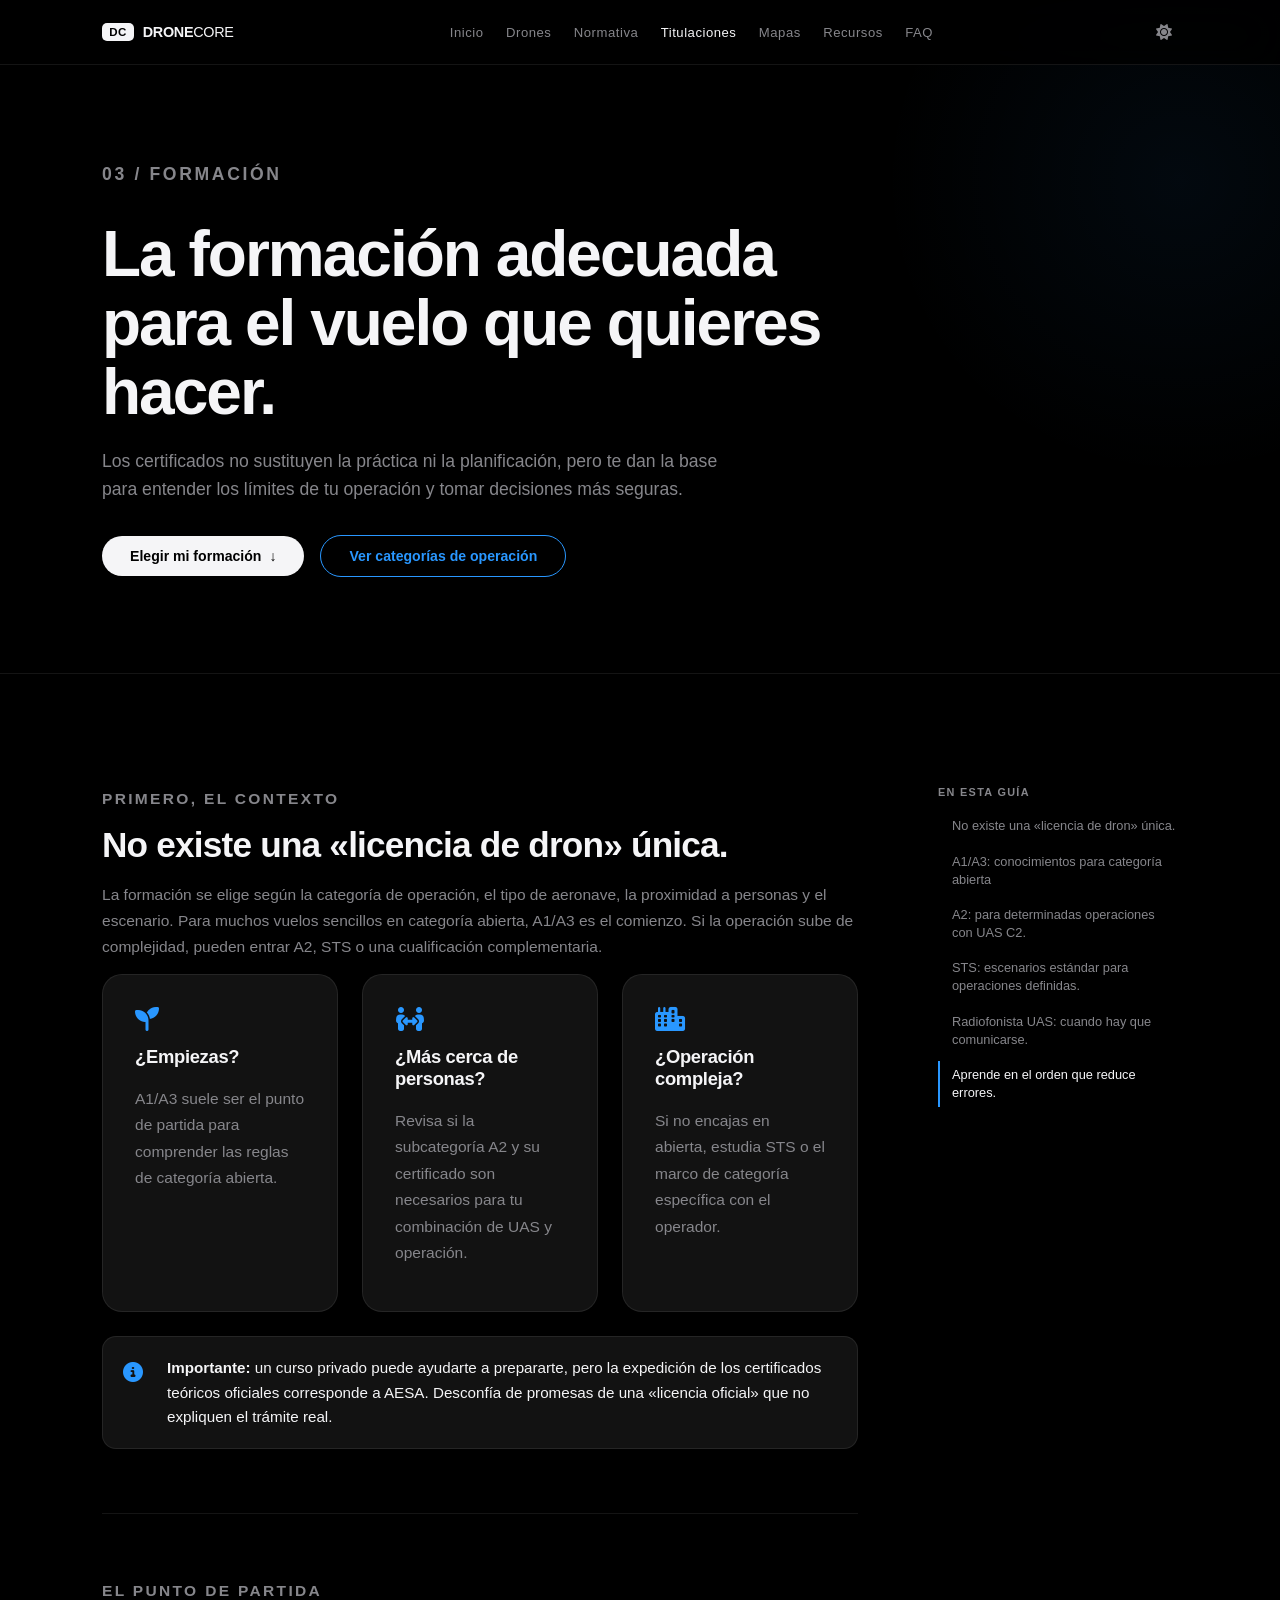
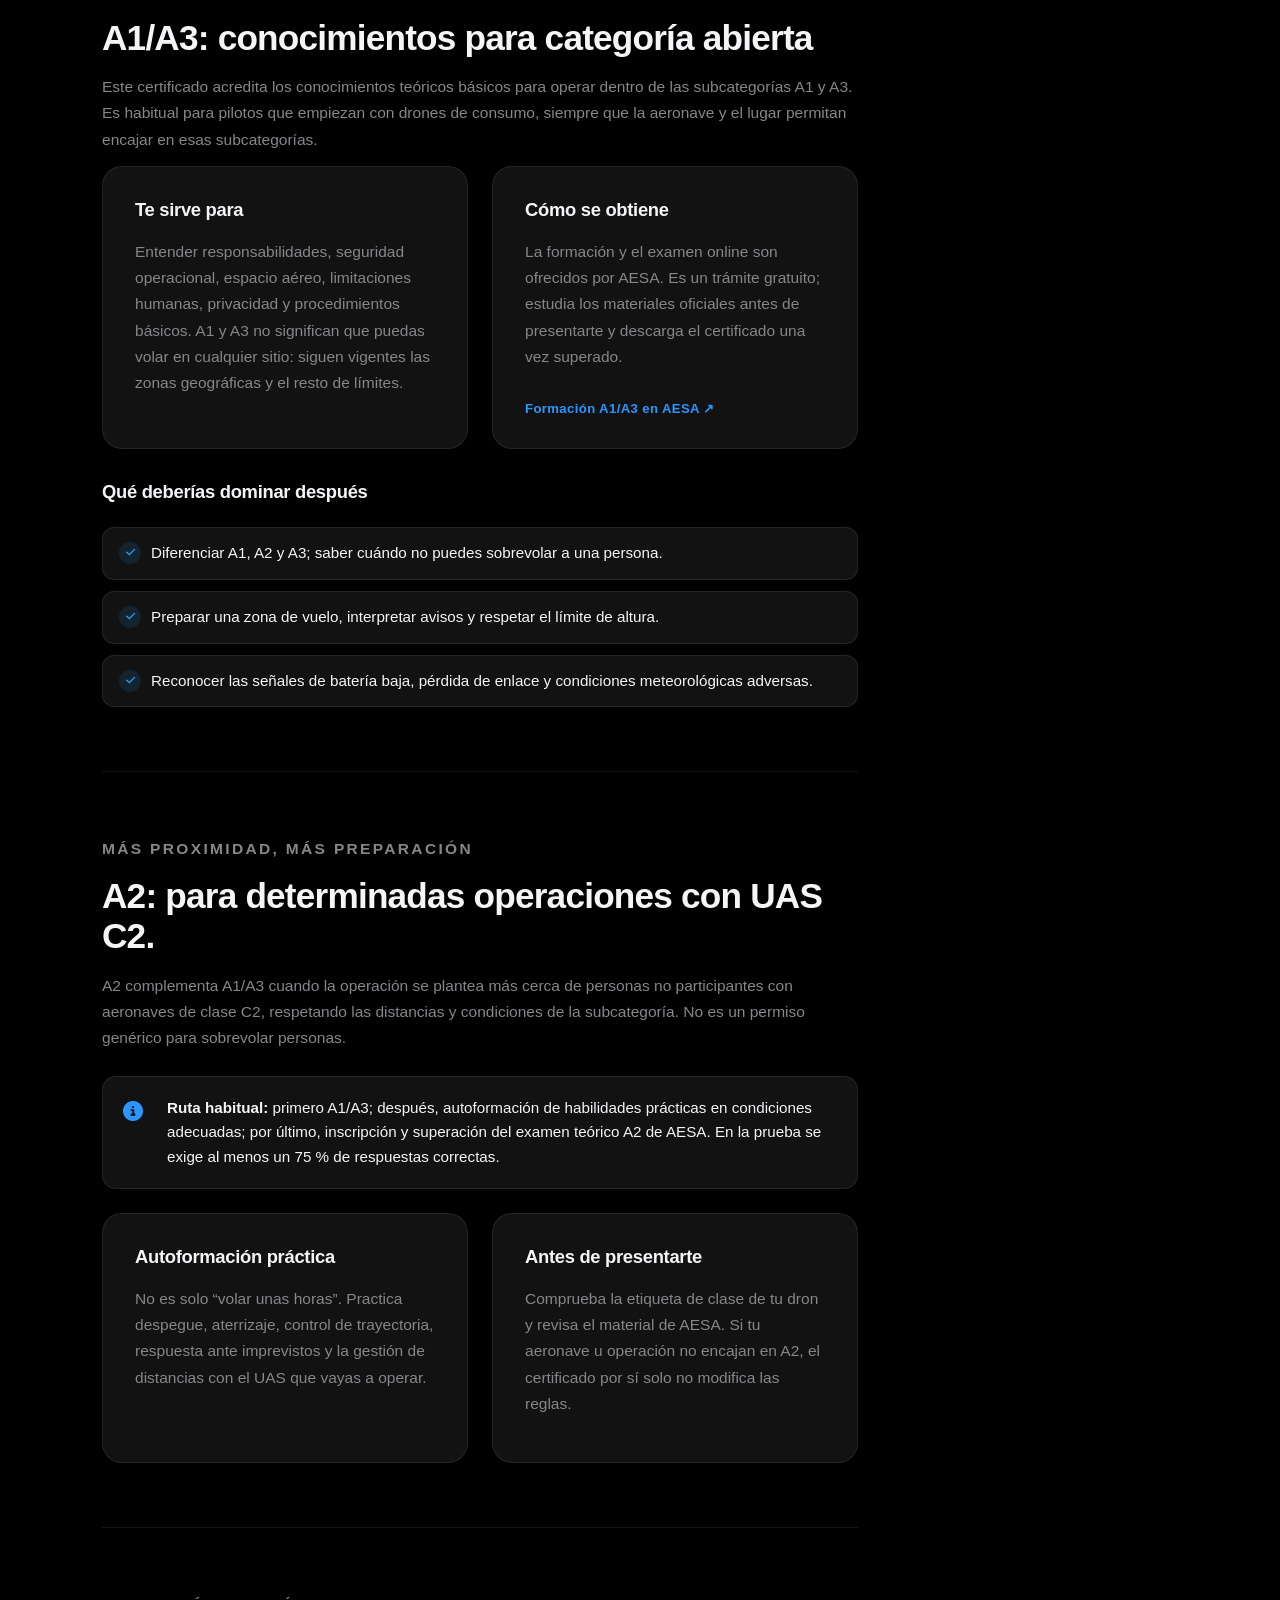
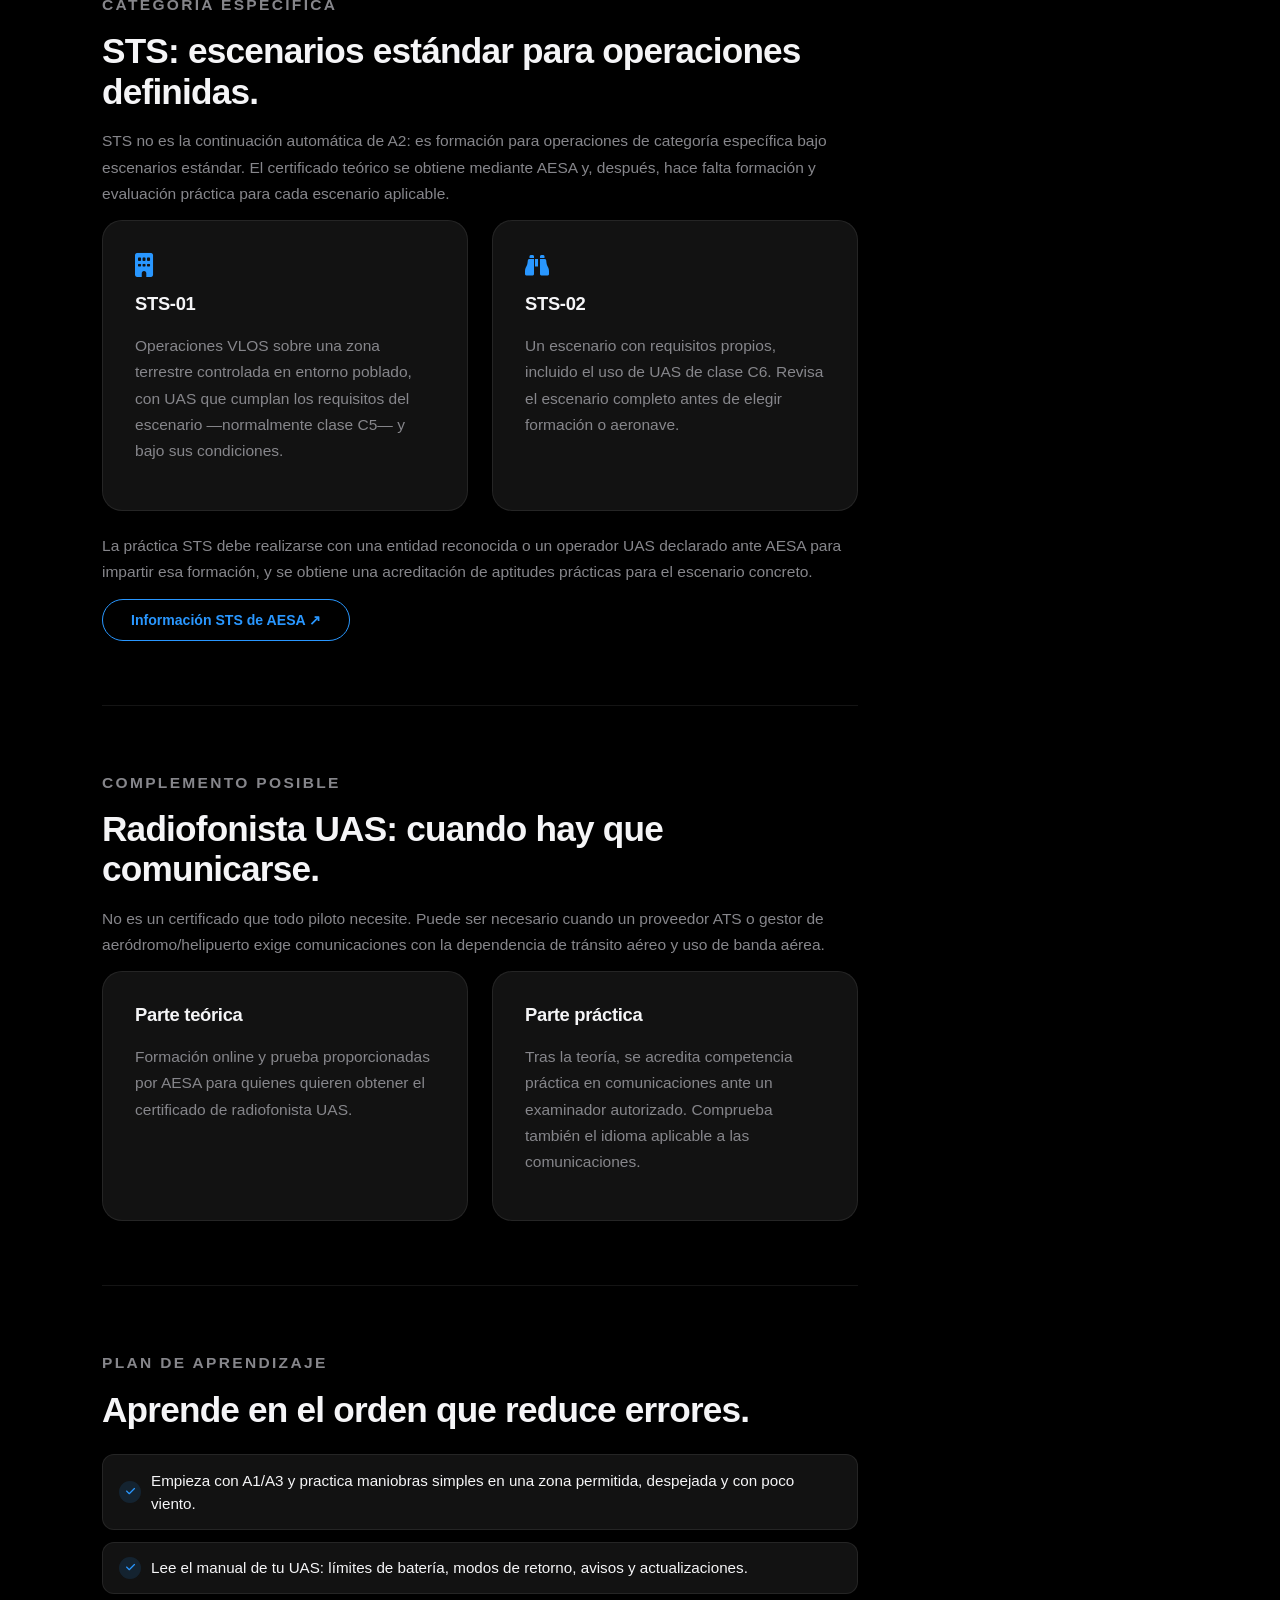
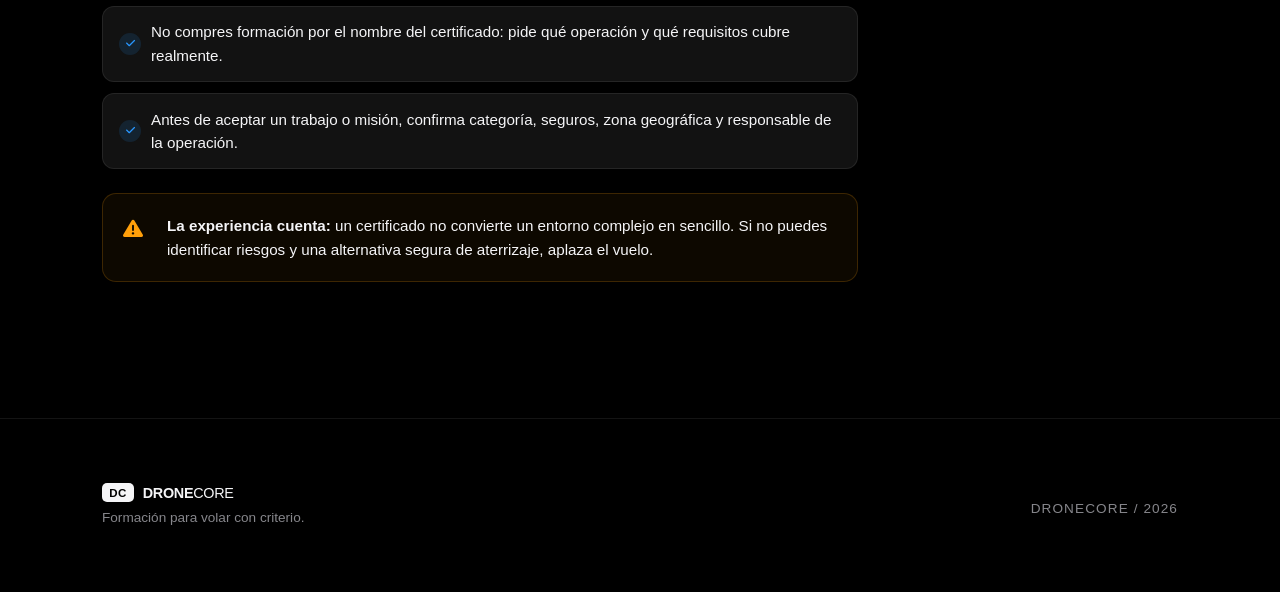
<file: titulaciones.html>
<!doctype html>
<html lang="es">

<head>
  <meta charset="utf-8">
  <meta name="viewport" content="width=device-width,initial-scale=1">
  <meta name="description"
    content="Guía clara sobre formación de pilotos de drones: A1/A3, A2, STS y radiofonista UAS en España.">
  <meta property="og:title" content="Titulaciones de drones | DroneCore">
  <meta property="og:description" content="Elige la formación que necesita tu operación.">
  <title>Titulaciones de drones | DroneCore</title>
  <link rel="stylesheet" href="https://cdnjs.cloudflare.com/ajax/libs/font-awesome/6.6.0/css/all.min.css">
  <link rel="stylesheet" href="css/styles.css">
  <link rel="stylesheet" href="css/pages.css">
</head>

<body>
  <header class="site-header">
    <div class="container site-header__inner"><a class="site-logo" href="index.html"
        aria-label="DroneCore, inicio"><span class="site-logo__mark">DC</span><span
          class="site-logo__text">DRONE<span>CORE</span></span></a>
      <nav class="site-nav" aria-label="Navegación"><a class="nav-link" href="index.html">Inicio</a><a class="nav-link"
          href="drones.html">Drones</a><a class="nav-link" href="normativa.html">Normativa</a><a
          class="nav-link is-active" href="titulaciones.html" aria-current="page">Titulaciones</a><a class="nav-link"
          href="mapas.html">Mapas</a><a class="nav-link" href="recursos.html">Recursos</a><a class="nav-link"
          href="faq.html">FAQ</a></nav>
      <div class="header-actions"><button class="theme-toggle" type="button" aria-label="Cambiar tema"><i
            class="fa-solid fa-moon"></i></button><button class="nav-toggle" type="button" aria-label="Abrir menú"
          aria-expanded="false" aria-controls="mobile-nav"><span></span><span></span><span></span></button></div>
    </div>
    <nav class="mobile-nav" id="mobile-nav" aria-label="Navegación móvil"><a class="nav-link"
        href="index.html">Inicio</a><a class="nav-link" href="drones.html">Drones</a><a class="nav-link"
        href="normativa.html">Normativa</a><a class="nav-link is-active" href="titulaciones.html">Titulaciones</a><a
        class="nav-link" href="mapas.html">Mapas</a><a class="nav-link" href="recursos.html">Recursos</a><a
        class="nav-link" href="faq.html">FAQ</a></nav>
  </header>
  <main>
    <section class="page-hero">
      <div class="container">
        <p class="section__eyebrow">03 / FORMACIÓN</p>
        <h1>La formación adecuada para el vuelo que quieres hacer.</h1>
        <p>Los certificados no sustituyen la práctica ni la planificación, pero te dan la base para entender los límites
          de tu operación y tomar decisiones más seguras.</p>
        <div class="hero__actions"><a class="btn btn--primary" href="#elige">Elegir mi formación <span>↓</span></a><a
            class="btn btn--secondary" href="normativa.html">Ver categorías de operación</a></div>
      </div>
    </section>
    <section class="section">
      <div class="container page-layout">
        <article class="content">
          <section class="content-section" id="elige">
            <p class="section__eyebrow">PRIMERO, EL CONTEXTO</p>
            <h2>No existe una «licencia de dron» única.</h2>
            <p>La formación se elige según la categoría de operación, el tipo de aeronave, la proximidad a personas y el
              escenario. Para muchos vuelos sencillos en categoría abierta, A1/A3 es el comienzo. Si la operación sube
              de complejidad, pueden entrar A2, STS o una cualificación complementaria.</p>
            <div class="grid grid--3">
              <article class="resource-card"><i class="fa-solid fa-seedling"></i>
                <h3>¿Empiezas?</h3>
                <p>A1/A3 suele ser el punto de partida para comprender las reglas de categoría abierta.</p>
              </article>
              <article class="resource-card"><i class="fa-solid fa-people-arrows-left-right"></i>
                <h3>¿Más cerca de personas?</h3>
                <p>Revisa si la subcategoría A2 y su certificado son necesarios para tu combinación de UAS y operación.
                </p>
              </article>
              <article class="resource-card"><i class="fa-solid fa-city"></i>
                <h3>¿Operación compleja?</h3>
                <p>Si no encajas en abierta, estudia STS o el marco de categoría específica con el operador.</p>
              </article>
            </div>
            <div class="info-box"><strong>Importante:</strong> un curso privado puede ayudarte a prepararte, pero la
              expedición de los certificados teóricos oficiales corresponde a AESA. Desconfía de promesas de una
              «licencia oficial» que no expliquen el trámite real.</div>
          </section>
          <section class="content-section" id="a1a3">
            <p class="section__eyebrow">EL PUNTO DE PARTIDA</p>
            <h2>A1/A3: conocimientos para categoría abierta</h2>
            <p>Este certificado acredita los conocimientos teóricos básicos para operar dentro de las subcategorías A1 y
              A3. Es habitual para pilotos que empiezan con drones de consumo, siempre que la aeronave y el lugar
              permitan encajar en esas subcategorías.</p>
            <div class="grid grid--2">
              <article class="resource-card">
                <h3>Te sirve para</h3>
                <p>Entender responsabilidades, seguridad operacional, espacio aéreo, limitaciones humanas, privacidad y
                  procedimientos básicos. A1 y A3 no significan que puedas volar en cualquier sitio: siguen vigentes las
                  zonas geográficas y el resto de límites.</p>
              </article>
              <article class="resource-card">
                <h3>Cómo se obtiene</h3>
                <p>La formación y el examen online son ofrecidos por AESA. Es un trámite gratuito; estudia los
                  materiales oficiales antes de presentarte y descarga el certificado una vez superado.</p><a
                  class="card-link" target="_blank" rel="noopener"
                  href="https://www.seguridadaerea.gob.es/es/ambitos/drones/formacion-de-pilotos-a-distancia-de-uas-drones/formacion-de-pilotos-uas-drones-en-categoria-abierta">Formación
                  A1/A3 en AESA ↗</a>
              </article>
            </div>
            <h3 style="margin-top:2rem">Qué deberías dominar después</h3>
            <ul class="checklist">
              <li>Diferenciar A1, A2 y A3; saber cuándo no puedes sobrevolar a una persona.</li>
              <li>Preparar una zona de vuelo, interpretar avisos y respetar el límite de altura.</li>
              <li>Reconocer las señales de batería baja, pérdida de enlace y condiciones meteorológicas adversas.</li>
            </ul>
          </section>
          <section class="content-section" id="a2">
            <p class="section__eyebrow">MÁS PROXIMIDAD, MÁS PREPARACIÓN</p>
            <h2>A2: para determinadas operaciones con UAS C2.</h2>
            <p>A2 complementa A1/A3 cuando la operación se plantea más cerca de personas no participantes con aeronaves
              de clase C2, respetando las distancias y condiciones de la subcategoría. No es un permiso genérico para
              sobrevolar personas.</p>
            <div class="info-box"><strong>Ruta habitual:</strong> primero A1/A3; después, autoformación de habilidades
              prácticas en condiciones adecuadas; por último, inscripción y superación del examen teórico A2 de AESA. En
              la prueba se exige al menos un 75 % de respuestas correctas.</div>
            <div class="grid grid--2" style="margin-top:1.5rem">
              <article class="resource-card">
                <h3>Autoformación práctica</h3>
                <p>No es solo “volar unas horas”. Practica despegue, aterrizaje, control de trayectoria, respuesta ante
                  imprevistos y la gestión de distancias con el UAS que vayas a operar.</p>
              </article>
              <article class="resource-card">
                <h3>Antes de presentarte</h3>
                <p>Comprueba la etiqueta de clase de tu dron y revisa el material de AESA. Si tu aeronave u operación no
                  encajan en A2, el certificado por sí solo no modifica las reglas.</p>
              </article>
            </div>
          </section>
          <section class="content-section" id="sts">
            <p class="section__eyebrow">CATEGORÍA ESPECÍFICA</p>
            <h2>STS: escenarios estándar para operaciones definidas.</h2>
            <p>STS no es la continuación automática de A2: es formación para operaciones de categoría específica bajo
              escenarios estándar. El certificado teórico se obtiene mediante AESA y, después, hace falta formación y
              evaluación práctica para cada escenario aplicable.</p>
            <div class="grid grid--2">
              <article class="resource-card"><i class="fa-solid fa-building"></i>
                <h3>STS-01</h3>
                <p>Operaciones VLOS sobre una zona terrestre controlada en entorno poblado, con UAS que cumplan los
                  requisitos del escenario —normalmente clase C5— y bajo sus condiciones.</p>
              </article>
              <article class="resource-card"><i class="fa-solid fa-binoculars"></i>
                <h3>STS-02</h3>
                <p>Un escenario con requisitos propios, incluido el uso de UAS de clase C6. Revisa el escenario completo
                  antes de elegir formación o aeronave.</p>
              </article>
            </div>
            <p style="margin-top:1.4rem">La práctica STS debe realizarse con una entidad reconocida o un operador UAS
              declarado ante AESA para impartir esa formación, y se obtiene una acreditación de aptitudes prácticas para
              el escenario concreto.</p><a class="btn btn--secondary" target="_blank" rel="noopener"
              href="https://www.seguridadaerea.gob.es/index.php/es/ambitos/drones/formacion-de-pilotos-a-distancia-uas-drones/formacion-de-pilotos-uas-drones-en-escenarios-estandar-europeos-sts">Información
              STS de AESA ↗</a>
          </section>
          <section class="content-section" id="radio">
            <p class="section__eyebrow">COMPLEMENTO POSIBLE</p>
            <h2>Radiofonista UAS: cuando hay que comunicarse.</h2>
            <p>No es un certificado que todo piloto necesite. Puede ser necesario cuando un proveedor ATS o gestor de
              aeródromo/helipuerto exige comunicaciones con la dependencia de tránsito aéreo y uso de banda aérea.</p>
            <div class="grid grid--2">
              <article class="resource-card">
                <h3>Parte teórica</h3>
                <p>Formación online y prueba proporcionadas por AESA para quienes quieren obtener el certificado de
                  radiofonista UAS.</p>
              </article>
              <article class="resource-card">
                <h3>Parte práctica</h3>
                <p>Tras la teoría, se acredita competencia práctica en comunicaciones ante un examinador autorizado.
                  Comprueba también el idioma aplicable a las comunicaciones.</p>
              </article>
            </div>
          </section>
          <section class="content-section" id="consejos">
            <p class="section__eyebrow">PLAN DE APRENDIZAJE</p>
            <h2>Aprende en el orden que reduce errores.</h2>
            <ul class="checklist">
              <li>Empieza con A1/A3 y practica maniobras simples en una zona permitida, despejada y con poco viento.
              </li>
              <li>Lee el manual de tu UAS: límites de batería, modos de retorno, avisos y actualizaciones.</li>
              <li>No compres formación por el nombre del certificado: pide qué operación y qué requisitos cubre
                realmente.</li>
              <li>Antes de aceptar un trabajo o misión, confirma categoría, seguros, zona geográfica y responsable de la
                operación.</li>
            </ul>
            <div class="info-box info-box--warning"><strong>La experiencia cuenta:</strong> un certificado no convierte
              un entorno complejo en sencillo. Si no puedes identificar riesgos y una alternativa segura de aterrizaje,
              aplaza el vuelo.</div>
          </section>
        </article>
        <aside class="page-index" data-auto-index><strong>EN ESTA GUÍA</strong></aside>
      </div>
    </section>
  </main>
  <footer class="site-footer">
    <div class="container site-footer__inner">
      <div><a class="site-logo" href="index.html"><span class="site-logo__mark">DC</span><span
            class="site-logo__text">DRONE<span>CORE</span></span></a>
        <p>Formación para volar con criterio.</p>
      </div>
      <p class="site-footer__meta">DRONECORE / 2026</p>
    </div>
  </footer><button class="back-to-top" aria-label="Volver arriba"><i class="fa-solid fa-arrow-up"></i></button>
  <script src="js/main.js" defer></script>
  <script src="js/pages.js" defer></script>
</body>

</html>
</file>
<file: css/styles.css>
:root {
    --bg-color: #000000;
    --surface-color: #121212;
    --surface-alt: #1c1c1e;
    --text-primary: #f5f5f7;
    --text-secondary: #86868b;
    --accent: #2997ff;
    --nav-bg: rgba(0, 0, 0, 0.75);
    --border: rgba(255, 255, 255, 0.08);
    
    --status-blue: #2997ff;
    --status-orange: #ff9f0a;
    --status-red: #ff453a;
}

[data-theme="light"] {
    --bg-color: #fbfbfd;
    --surface-color: #ffffff;
    --surface-alt: #f5f5f7;
    --text-primary: #1d1d1f;
    --text-secondary: #86868b;
    --accent: #0071e3;
    --nav-bg: rgba(255, 255, 255, 0.75);
    --border: rgba(0, 0, 0, 0.08);
}

* { margin: 0; padding: 0; box-sizing: border-box; }

html {
    scroll-behavior: smooth;
    font-family: 'Inter', -apple-system, sans-serif;
    background-color: var(--bg-color);
    color: var(--text-primary);
    transition: background-color 0.4s ease, color 0.4s ease;
}

.container {
    max-width: 1140px;
    margin: 0 auto;
    padding: 0 2rem;
}

.eyebrow {
    font-size: 0.75rem;
    font-weight: 600;
    letter-spacing: 0.15em;
    color: var(--text-secondary);
    text-transform: uppercase;
    margin-bottom: 1rem;
}

.section {
    padding: 10rem 0;
}

.section-dark {
    background-color: var(--surface-alt);
    border-top: 1px solid var(--border);
    border-bottom: 1px solid var(--border);
}

.section-header {
    margin-bottom: 4rem;
}

.section-header h2 {
    font-size: clamp(2rem, 4vw, 3.2rem);
    font-weight: 600;
    letter-spacing: -1.5px;
}

.section-lead {
    color: var(--text-secondary);
    font-size: 1.1rem;
    margin-top: 0.8rem;
    max-width: 600px;
    line-height: 1.5;
}

/* Navbar — Ajustada con CSS Grid para un centrado perfecto */
.navbar {
    position: fixed;
    top: 0; 
    width: 100%;
    z-index: 1000;
    background: var(--nav-bg);
    backdrop-filter: blur(20px);
    -webkit-backdrop-filter: blur(20px);
    border-bottom: 1px solid var(--border);
}

.nav-container {
    display: grid;
    grid-template-columns: 1fr auto 1fr;
    align-items: center;
    height: 64px;
}

.logo {
    justify-self: start;
    font-weight: 700;
    text-decoration: none;
    color: var(--text-primary);
    display: flex;
    align-items: center;
    gap: 0.6rem;
    letter-spacing: -0.5px;
    font-size: 0.95rem;
}

.logo-mark {
    background: var(--text-primary);
    color: var(--bg-color);
    padding: 0.2rem 0.4rem;
    border-radius: 4px;
    font-size: 0.75rem;
    font-weight: 800;
}

.logo span { font-weight: 300; }

.nav-links {
    justify-self: center;
    display: flex;
    align-items: center;
    gap: 1.5rem;
}

.nav-links a {
    text-decoration: none;
    color: var(--text-secondary);
    font-size: 0.8rem;
    font-weight: 500;
    letter-spacing: 0.05em;
    transition: color 0.2s ease;
    white-space: nowrap;
}

.nav-links a:hover, 
.nav-links a.active { 
    color: var(--text-primary); 
}

.theme-btn {
    justify-self: end;
    background: none; 
    border: none; 
    color: var(--text-primary);
    cursor: pointer; 
    padding: 0.5rem; 
    display: flex; 
    align-items: center;
}

/* Hero Cinemático */
.hero-cinematic {
    position: relative;
    height: 100vh;
    width: 100%;
    display: flex;
    align-items: center;
    justify-content: center;
    text-align: center;
    overflow: hidden;
}

.hero-video {
    position: absolute;
    top: 50%; left: 50%;
    min-width: 100%; min-height: 100%;
    width: auto; height: auto;
    z-index: 1;
    transform: translate(-50%, -50%);
    object-fit: cover;
}

.hero-overlay {
    position: absolute;
    inset: 0;
    background: rgba(0, 0, 0, 0.55);
    z-index: 2;
}

.hero-content-clean {
    position: relative;
    z-index: 3;
    max-width: 800px;
    padding: 0 2rem;
}

.hero-content-clean h1 {
    font-size: clamp(3.2rem, 7vw, 5.5rem);
    font-weight: 700;
    letter-spacing: -2.5px;
    color: #ffffff;
    margin-bottom: 0.8rem;
    line-height: 1.05;
}

.hero-content-clean p {
    font-size: clamp(1.1rem, 2vw, 1.35rem);
    color: rgba(255, 255, 255, 0.8);
    font-weight: 400;
    margin-bottom: 2.5rem;
    letter-spacing: -0.2px;
}

.hero-cta-group {
    display: flex;
    align-items: center;
    justify-content: center;
    gap: 1.5rem;
}

.btn-apple-primary {
    background: #ffffff;
    color: #000000;
    padding: 0.85rem 2rem;
    border-radius: 980px;
    font-weight: 500;
    font-size: 0.95rem;
    text-decoration: none;
    transition: transform 0.2s ease, background-color 0.2s ease;
}

.btn-apple-primary:hover {
    transform: scale(1.03);
    background: #f5f5f7;
}

.btn-apple-link {
    color: #ffffff;
    text-decoration: none;
    font-weight: 500;
    font-size: 0.95rem;
    transition: opacity 0.2s;
}

.btn-apple-link:hover { opacity: 0.7; }

/* Manifiesto */
.manifesto-section {
    padding: 10rem 0;
    text-align: center;
}

.manifesto-statement {
    font-size: clamp(2rem, 4.5vw, 3.8rem);
    font-weight: 600;
    letter-spacing: -1.5px;
    line-height: 1.15;
    max-width: 1000px;
    margin: 0 auto;
}

.manifesto-statement span {
    color: var(--text-secondary);
}

/* Bento Grid */
.bento-grid {
    display: grid;
    grid-template-columns: repeat(2, 1fr);
    gap: 1.5rem;
}

.bento-box {
    background: var(--surface-color);
    border: 1px solid var(--border);
    border-radius: 24px;
    padding: 3.5rem 3rem 3rem 3rem;
    text-decoration: none;
    color: inherit;
    display: flex;
    flex-direction: column;
    justify-content: flex-end;
    position: relative;
    transition: transform 0.3s ease, border-color 0.3s ease;
}

.bento-box:hover {
    transform: translateY(-4px);
    border-color: var(--text-secondary);
}

.bento-wide { grid-column: span 2; }

.status {
    position: absolute;
    top: 2.5rem; left: 3rem;
    font-size: 0.75rem;
    font-weight: 600;
    letter-spacing: 0.1em;
}

.status-blue { color: var(--status-blue); }
.status-orange { color: var(--status-orange); }
.status-red { color: var(--status-red); }

.bento-box h3 {
    font-size: 1.8rem;
    letter-spacing: -0.5px;
    margin-bottom: 0.5rem;
    margin-top: 2rem;
}

.bento-box p { color: var(--text-secondary); line-height: 1.5; font-size: 1rem; }

.link-arrow {
    position: absolute;
    bottom: 3rem; right: 3rem;
    font-size: 1.2rem;
    opacity: 0.4;
    transition: opacity 0.3s, transform 0.3s;
}

.bento-box:hover .link-arrow {
    opacity: 1;
    transform: translateX(5px);
}

/* Cards & Showcase */
.cards-grid {
    display: grid;
    grid-template-columns: repeat(auto-fit, minmax(320px, 1fr));
    gap: 2rem;
}

.card {
    background: var(--surface-color);
    border-radius: 20px;
    overflow: hidden;
    text-decoration: none;
    color: inherit;
    border: 1px solid var(--border);
    transition: transform 0.3s ease;
}

.card:hover { transform: translateY(-4px); }

.card-img {
    height: 220px;
    position: relative;
    overflow: hidden;
}

.card-img img {
    width: 100%; height: 100%;
    object-fit: cover;
    transition: transform 0.6s ease;
}

.card:hover .card-img img { transform: scale(1.05); }

.card-num {
    position: absolute;
    top: 1rem; left: 1rem;
    background: rgba(0,0,0,0.6);
    backdrop-filter: blur(10px);
    color: #fff;
    padding: 0.25rem 0.6rem;
    border-radius: 6px;
    font-size: 0.75rem;
    font-weight: 600;
}

.card-content { padding: 2rem; }
.card-content h3 { font-size: 1.35rem; margin-bottom: 0.5rem; letter-spacing: -0.3px; }
.card-content p { color: var(--text-secondary); font-size: 0.95rem; line-height: 1.5; }

/* Timeline Interactivo */
.timeline {
    border-left: 1px solid var(--border);
    padding-left: 2.5rem;
    margin-left: 0.5rem;
    display: flex;
    flex-direction: column;
    gap: 3.5rem;
}

.timeline-item { position: relative; }

.timeline-dot {
    position: absolute;
    left: -2.95rem; top: 0.3rem;
    width: 12px; height: 12px;
    border-radius: 50%;
    background: var(--bg-color);
    border: 2px solid var(--text-secondary);
    transition: background-color 0.4s ease, border-color 0.4s ease, box-shadow 0.4s ease;
}

.timeline-dot.active {
    background: var(--text-primary);
    border-color: var(--text-primary);
    box-shadow: 0 0 12px rgba(255, 255, 255, 0.4);
}

.step-num {
    display: block;
    font-size: 0.75rem;
    color: var(--text-secondary);
    text-transform: uppercase;
    letter-spacing: 0.1em;
    margin-bottom: 0.4rem;
}

.timeline-content h3 { font-size: 1.4rem; margin-bottom: 0.4rem; letter-spacing: -0.3px; }
.timeline-content p { color: var(--text-secondary); font-size: 1rem; }

/* Footer */
.footer {
    padding: 5rem 0;
    border-top: 1px solid var(--border);
}

.footer-content {
    display: flex;
    justify-content: space-between;
    align-items: center;
}

.footer-brand p, .footer-meta p {
    color: var(--text-secondary);
    font-size: 0.85rem;
    margin-top: 0.5rem;
}

/* Animaciones */
.fade-up {
    opacity: 0; transform: translateY(25px);
    transition: opacity 0.8s cubic-bezier(0.16, 1, 0.3, 1), transform 0.8s cubic-bezier(0.16, 1, 0.3, 1);
}
.fade-up.visible { opacity: 1; transform: translateY(0); }

/* Responsive */
@media (max-width: 850px) {
    .nav-container { grid-template-columns: 1fr 1fr; }
    .nav-links { display: none; }
    .bento-grid { grid-template-columns: 1fr; }
    .bento-wide { grid-column: span 1; }
    .hero-content-clean h1 { font-size: 2.8rem; }
    .manifesto-statement { font-size: 2rem; }
    .footer-content { flex-direction: column; text-align: center; gap: 2rem; }
}
</file>
<file: css/pages.css>
/* ==========================================================================
   PAGES.CSS — Estilos compartidos para titulaciones, recursos y faq
   ========================================================================== */

/* SITE HEADER */
.site-header {
    position: fixed;
    top: 0;
    width: 100%;
    z-index: 100;
    background: var(--nav-bg);
    backdrop-filter: blur(20px);
    -webkit-backdrop-filter: blur(20px);
    border-bottom: 1px solid var(--border);
    transition: background-color 0.4s ease, border-color 0.4s ease;
}
.site-header.is-scrolled {
    box-shadow: 0 1px 32px rgba(0,0,0,0.12);
}
.site-header__inner {
    display: flex;
    align-items: center;
    justify-content: space-between;
    height: 64px;
    gap: 2rem;
}
.site-logo {
    display: flex;
    align-items: center;
    gap: 0.55rem;
    text-decoration: none;
    color: var(--text-primary);
    font-weight: 700;
    font-size: 0.9rem;
    letter-spacing: -0.3px;
    flex-shrink: 0;
}
.site-logo__mark {
    background: var(--text-primary);
    color: var(--bg-color);
    padding: 0.2rem 0.45rem;
    border-radius: 5px;
    font-size: 0.72rem;
    font-weight: 800;
    letter-spacing: 0.04em;
}
.site-logo__text span { font-weight: 300; }
.site-nav {
    display: flex;
    align-items: center;
    gap: 1.4rem;
}
.nav-link {
    text-decoration: none;
    color: var(--text-secondary);
    font-size: 0.82rem;
    font-weight: 500;
    letter-spacing: 0.04em;
    transition: color 0.2s ease;
    white-space: nowrap;
}
.nav-link:hover, .nav-link.is-active { color: var(--text-primary); }
.header-actions {
    display: flex;
    align-items: center;
    gap: 0.75rem;
}
.theme-toggle {
    background: none;
    border: none;
    color: var(--text-secondary);
    cursor: pointer;
    padding: 0.4rem;
    border-radius: 8px;
    font-size: 1rem;
    transition: color 0.2s, background 0.2s;
    display: flex;
    align-items: center;
    justify-content: center;
}
.theme-toggle:hover { color: var(--text-primary); background: rgba(128,128,128,0.1); }

/* Hamburger */
.nav-toggle {
    display: none;
    background: none;
    border: none;
    cursor: pointer;
    padding: 0.4rem;
    flex-direction: column;
    gap: 5px;
}
.nav-toggle span {
    display: block;
    width: 22px;
    height: 2px;
    background: var(--text-primary);
    border-radius: 2px;
    transition: transform 0.3s, opacity 0.3s;
}

/* Mobile Nav */
.mobile-nav {
    display: none;
    flex-direction: column;
    background: var(--surface-color);
    border-top: 1px solid var(--border);
    padding: 0.5rem 0;
}
.mobile-nav.is-open { display: flex; }
.mobile-nav .nav-link {
    padding: 0.85rem 2rem;
    border-bottom: 1px solid var(--border);
    font-size: 0.95rem;
}
.mobile-nav .nav-link:last-child { border-bottom: none; }

/* BACK TO TOP */
.back-to-top {
    position: fixed;
    bottom: 2rem;
    right: 2rem;
    z-index: 99;
    width: 44px;
    height: 44px;
    border-radius: 50%;
    background: var(--surface-color);
    border: 1px solid var(--border);
    color: var(--text-primary);
    cursor: pointer;
    display: flex;
    align-items: center;
    justify-content: center;
    font-size: 0.9rem;
    opacity: 0;
    transform: translateY(12px);
    transition: opacity 0.3s, transform 0.3s, background 0.2s;
    box-shadow: 0 4px 24px rgba(0,0,0,0.18);
}
.back-to-top.is-visible { opacity: 1; transform: translateY(0); }
.back-to-top:hover { background: var(--surface-alt); }

/* SITE FOOTER */
.site-footer {
    border-top: 1px solid var(--border);
    padding: 4rem 0;
    transition: border-color 0.4s;
}
.site-footer__inner {
    display: flex;
    justify-content: space-between;
    align-items: center;
    gap: 2rem;
}
.site-footer__inner p {
    color: var(--text-secondary);
    font-size: 0.85rem;
    margin-top: 0.4rem;
    line-height: 1.5;
}
.site-footer__meta {
    font-size: 0.78rem;
    color: var(--text-secondary);
    letter-spacing: 0.08em;
}

/* PAGE HERO */
.page-hero {
    padding: 10rem 0 6rem;
    border-bottom: 1px solid var(--border);
    position: relative;
    overflow: hidden;
}
.page-hero::before {
    content: '';
    position: absolute;
    top: -120px;
    right: -200px;
    width: 600px;
    height: 600px;
    border-radius: 50%;
    background: radial-gradient(circle, rgba(41,151,255,0.06) 0%, transparent 70%);
    pointer-events: none;
}
.page-hero h1 {
    font-size: clamp(2.4rem, 5vw, 4rem);
    font-weight: 700;
    letter-spacing: -2px;
    line-height: 1.08;
    max-width: 800px;
    margin-bottom: 1.2rem;
}
.page-hero p {
    font-size: 1.1rem;
    color: var(--text-secondary);
    max-width: 620px;
    line-height: 1.6;
    margin-bottom: 2rem;
}
.hero__actions {
    display: flex;
    gap: 1rem;
    flex-wrap: wrap;
    align-items: center;
}

/* BUTTONS */
.btn {
    display: inline-flex;
    align-items: center;
    gap: 0.5rem;
    padding: 0.75rem 1.75rem;
    border-radius: 980px;
    font-size: 0.88rem;
    font-weight: 600;
    text-decoration: none;
    transition: transform 0.2s, opacity 0.2s, background 0.2s;
    cursor: pointer;
    border: none;
    white-space: nowrap;
    font-family: inherit;
}
.btn:hover { transform: scale(1.03); }
.btn--primary { background: var(--text-primary); color: var(--bg-color); }
.btn--primary:hover { opacity: 0.88; }
.btn--secondary { background: transparent; color: var(--accent); border: 1px solid var(--accent); }
.btn--secondary:hover { background: rgba(41,151,255,0.08); }

/* SECTION */
.section { padding: 7rem 0; }
.section--dark {
    background: var(--surface-alt);
    border-top: 1px solid var(--border);
    border-bottom: 1px solid var(--border);
}
.section__eyebrow {
    font-size: 0.72rem;
    font-weight: 700;
    letter-spacing: 0.15em;
    text-transform: uppercase;
    color: var(--accent);
    margin-bottom: 0.8rem;
}
.section__header { margin-bottom: 4rem; max-width: 640px; }
.section__title {
    font-size: clamp(1.8rem, 3.5vw, 2.8rem);
    font-weight: 700;
    letter-spacing: -1px;
    line-height: 1.1;
    margin-bottom: 0.8rem;
}
.section__description { color: var(--text-secondary); font-size: 1.05rem; line-height: 1.6; }

/* GRIDS */
.grid { display: grid; gap: 1.5rem; }
.grid--2 { grid-template-columns: repeat(2, 1fr); }
.grid--3 { grid-template-columns: repeat(3, 1fr); }

/* RESOURCE CARDS */
.resource-card {
    background: var(--surface-color);
    border: 1px solid var(--border);
    border-radius: 20px;
    padding: 2rem;
    text-decoration: none;
    color: inherit;
    display: flex;
    flex-direction: column;
    gap: 0.6rem;
    transition: transform 0.25s, border-color 0.25s;
}
.resource-card:hover { transform: translateY(-4px); border-color: var(--text-secondary); }
.resource-card i { font-size: 1.5rem; color: var(--accent); margin-bottom: 0.4rem; }
.resource-card h3 { font-size: 1.1rem; font-weight: 700; letter-spacing: -0.3px; color: var(--text-primary); }
.resource-card p { font-size: 0.92rem; color: var(--text-secondary); line-height: 1.6; }
.card-link {
    font-size: 0.82rem;
    color: var(--accent);
    font-weight: 600;
    letter-spacing: 0.03em;
    margin-top: auto;
    padding-top: 0.5rem;
    text-decoration: none;
    display: inline-block;
}

/* HUD CARDS */
.hud-card {
    background: var(--surface-color);
    border: 1px solid var(--border);
    border-radius: 20px;
    padding: 2rem;
    display: flex;
    flex-direction: column;
    gap: 0.5rem;
    opacity: 0;
    transform: translateY(20px);
    transition: opacity 0.55s, transform 0.55s, border-color 0.25s;
}
.hud-card.is-revealed { opacity: 1; transform: translateY(0); }
.hud-card:hover { border-color: var(--text-secondary); }
.hud-card h3 { font-size: 1.15rem; font-weight: 700; letter-spacing: -0.3px; color: var(--text-primary); margin: 0.2rem 0; }
.hud-card p { font-size: 0.92rem; color: var(--text-secondary); line-height: 1.6; }

/* STATUS */
.status {
    font-size: 0.7rem;
    font-weight: 700;
    letter-spacing: 0.12em;
    text-transform: uppercase;
    padding: 0.25rem 0.7rem;
    border-radius: 100px;
    display: inline-block;
    width: fit-content;
}
.status--active { background: rgba(41,151,255,0.12); color: var(--status-blue); }
.status--warning { background: rgba(255,159,10,0.12); color: var(--status-orange); }
.status:not(.status--active):not(.status--warning) {
    background: rgba(128,128,128,0.1);
    color: var(--text-secondary);
}

/* PAGE LAYOUT (article + aside) */
.page-layout {
    display: grid;
    grid-template-columns: 1fr 240px;
    gap: 5rem;
    align-items: start;
}
.content { min-width: 0; }
.content-section {
    padding-top: 4rem;
    border-top: 1px solid var(--border);
    margin-top: 4rem;
}
.content-section:first-child { margin-top: 0; padding-top: 0; border-top: none; }
.content-section h2 {
    font-size: clamp(1.6rem, 3vw, 2.2rem);
    font-weight: 700;
    letter-spacing: -0.8px;
    line-height: 1.15;
    margin-bottom: 1rem;
}
.content-section h3 { font-size: 1.15rem; font-weight: 700; letter-spacing: -0.3px; margin-bottom: 0.5rem; color: var(--text-primary); }
.content-section p { color: var(--text-secondary); font-size: 0.97rem; line-height: 1.7; margin-bottom: 0.8rem; }

/* Aside nav index */
.page-index {
    position: sticky;
    top: 88px;
    display: flex;
    flex-direction: column;
    gap: 0.5rem;
    font-size: 0.8rem;
}
.page-index strong {
    font-size: 0.68rem;
    font-weight: 700;
    letter-spacing: 0.12em;
    text-transform: uppercase;
    color: var(--text-secondary);
    margin-bottom: 0.4rem;
    display: block;
}
.page-index a {
    text-decoration: none;
    color: var(--text-secondary);
    padding: 0.3rem 0 0.3rem 0.75rem;
    border-left: 2px solid transparent;
    transition: color 0.2s, border-color 0.2s;
    line-height: 1.4;
}
.page-index a:hover, .page-index a.is-active {
    color: var(--text-primary);
    border-left-color: var(--accent);
}

/* CHECKLIST */
.checklist { list-style: none; padding: 0; margin: 1.5rem 0; display: flex; flex-direction: column; gap: 0.7rem; }
.checklist li {
    position: relative;
    padding: 0.85rem 1.2rem 0.85rem 3rem;
    background: var(--surface-color);
    border: 1px solid var(--border);
    border-radius: 12px;
    font-size: 0.95rem;
    line-height: 1.55;
    color: var(--text-primary);
    transition: transform 0.2s, border-color 0.2s, background-color 0.4s;
}
.checklist li:hover { transform: translateX(4px); border-color: var(--text-secondary); }
.checklist li::before {
    content: '\f00c';
    font-family: 'Font Awesome 6 Free';
    font-weight: 900;
    position: absolute;
    top: 50%;
    left: 1rem;
    transform: translateY(-50%);
    font-size: 0.65rem;
    color: var(--status-blue);
    background: rgba(41,151,255,0.13);
    width: 22px;
    height: 22px;
    border-radius: 50%;
    display: flex;
    align-items: center;
    justify-content: center;
}

/* INFO BOX */
.info-box {
    position: relative;
    padding: 1.2rem 1.5rem 1.2rem 4rem;
    background: var(--surface-color);
    border: 1px solid var(--border);
    border-radius: 14px;
    margin: 1.5rem 0;
    font-size: 0.95rem;
    line-height: 1.6;
    color: var(--text-primary);
    transition: background-color 0.4s, border-color 0.4s;
}
.info-box::before {
    content: '\f05a';
    font-family: 'Font Awesome 6 Free';
    font-weight: 900;
    position: absolute;
    top: 1.15rem;
    left: 1.25rem;
    font-size: 1.25rem;
    color: var(--status-blue);
}
.info-box strong { font-weight: 700; }
.info-box--warning { background: rgba(255,159,10,0.05); border-color: rgba(255,159,10,0.2); }
.info-box--warning::before { content: '\f071'; color: var(--status-orange); }

/* FAQ */
.search-wrap {
    position: relative;
    margin-bottom: 2.5rem;
    max-width: 560px;
}
.search-wrap i {
    position: absolute;
    left: 1.2rem;
    top: 50%;
    transform: translateY(-50%);
    color: var(--text-secondary);
    font-size: 0.9rem;
    pointer-events: none;
}
.search-wrap input {
    width: 100%;
    padding: 0.9rem 1.2rem 0.9rem 3rem;
    background: var(--surface-color);
    border: 1px solid var(--border);
    border-radius: 12px;
    color: var(--text-primary);
    font-family: 'Inter', sans-serif;
    font-size: 0.95rem;
    transition: border-color 0.2s, background-color 0.4s;
    outline: none;
}
.search-wrap input:focus { border-color: var(--accent); box-shadow: 0 0 0 3px rgba(41,151,255,0.12); }
.search-wrap input::placeholder { color: var(--text-secondary); }

.faq-item {
    border: 1px solid var(--border);
    border-radius: 14px;
    overflow: hidden;
    margin-bottom: 0.75rem;
    background: var(--surface-color);
    transition: border-color 0.2s, background-color 0.4s;
}
.faq-item[open] { border-color: var(--accent); }
.faq-item summary {
    list-style: none;
    cursor: pointer;
    padding: 1.1rem 1.5rem;
    font-size: 0.97rem;
    font-weight: 600;
    color: var(--text-primary);
    display: flex;
    align-items: center;
    justify-content: space-between;
    gap: 1rem;
    user-select: none;
    transition: background-color 0.15s;
}
.faq-item summary::-webkit-details-marker { display: none; }
.faq-item summary::after {
    content: '\f078';
    font-family: 'Font Awesome 6 Free';
    font-weight: 900;
    font-size: 0.75rem;
    color: var(--text-secondary);
    transition: transform 0.25s;
    flex-shrink: 0;
}
.faq-item[open] summary::after { transform: rotate(180deg); }
.faq-item summary:hover { background: var(--surface-alt); }
.faq-item > p, .faq-item > div.faq-body {
    padding: 0 1.5rem 1.25rem;
    font-size: 0.93rem;
    color: var(--text-secondary);
    line-height: 1.7;
    border-top: 1px solid var(--border);
    margin-top: 0;
}

.faq-filters {
    display: flex;
    gap: 0.5rem;
    flex-wrap: wrap;
    margin-bottom: 2rem;
}
.faq-filter-btn {
    padding: 0.4rem 1rem;
    border-radius: 100px;
    border: 1px solid var(--border);
    background: transparent;
    color: var(--text-secondary);
    font-size: 0.8rem;
    font-weight: 600;
    cursor: pointer;
    transition: background 0.2s, color 0.2s, border-color 0.2s;
    font-family: inherit;
}
.faq-filter-btn:hover, .faq-filter-btn.is-active {
    background: var(--text-primary);
    color: var(--bg-color);
    border-color: var(--text-primary);
}

.faq-empty {
    display: none;
    text-align: center;
    padding: 3rem 1rem;
    color: var(--text-secondary);
}
.faq-empty i { font-size: 2rem; margin-bottom: 0.8rem; display: block; }

/* INTERACTIVE FLIGHT CHECKLIST */
.flight-checklist { list-style: none; padding: 0; margin: 0; display: flex; flex-direction: column; gap: 0.6rem; }
.flight-checklist__item {
    display: flex;
    align-items: center;
    gap: 1rem;
    padding: 0.9rem 1.2rem;
    background: var(--surface-color);
    border: 1px solid var(--border);
    border-radius: 12px;
    cursor: pointer;
    transition: border-color 0.2s, background-color 0.15s;
    user-select: none;
}
.flight-checklist__item:hover { border-color: var(--text-secondary); }
.flight-checklist__item.is-checked { border-color: #30d158; background: rgba(48,209,88,0.04); }
.flight-checklist__check {
    width: 22px;
    height: 22px;
    border-radius: 50%;
    border: 2px solid var(--border);
    flex-shrink: 0;
    display: flex;
    align-items: center;
    justify-content: center;
    font-size: 0.65rem;
    color: transparent;
    transition: background 0.2s, border-color 0.2s, color 0.2s;
}
.flight-checklist__item.is-checked .flight-checklist__check {
    background: #30d158;
    border-color: #30d158;
    color: #fff;
}
.flight-checklist__label { font-size: 0.92rem; color: var(--text-primary); line-height: 1.4; transition: color 0.2s; }
.flight-checklist__item.is-checked .flight-checklist__label {
    color: var(--text-secondary);
    text-decoration: line-through;
    text-decoration-color: rgba(48,209,88,0.5);
}

.checklist-progress {
    display: flex;
    align-items: center;
    gap: 1rem;
    margin-bottom: 1.5rem;
    font-size: 0.85rem;
    color: var(--text-secondary);
}
.checklist-progress__bar {
    flex: 1;
    height: 4px;
    background: var(--border);
    border-radius: 2px;
    overflow: hidden;
}
.checklist-progress__fill {
    height: 100%;
    background: #30d158;
    border-radius: 2px;
    transition: width 0.4s;
    width: 0%;
}
.checklist-reset {
    font-size: 0.78rem;
    color: var(--text-secondary);
    background: none;
    border: none;
    cursor: pointer;
    font-family: inherit;
    padding: 0;
    text-decoration: underline;
    text-underline-offset: 2px;
    transition: color 0.2s;
}
.checklist-reset:hover { color: var(--text-primary); }

/* RESPONSIVE */
@media (max-width: 960px) {
    .page-layout { grid-template-columns: 1fr; gap: 0; }
    .page-index { display: none; }
    .grid--3 { grid-template-columns: repeat(2, 1fr); }
}
@media (max-width: 680px) {
    .site-nav { display: none; }
    .nav-toggle { display: flex; }
    .page-hero { padding: 8rem 0 4rem; }
    .page-hero h1 { font-size: 2rem; letter-spacing: -1px; }
    .section { padding: 4rem 0; }
    .grid--2, .grid--3 { grid-template-columns: 1fr; }
    .site-footer__inner { flex-direction: column; text-align: center; }
    .hero__actions { flex-direction: column; align-items: flex-start; }
}
</file>
<file: css/drones.css>
/* ==========================================================================
   DRONES.CSS — Sistema de Temas Híbridos (Variables Claro / Oscuro)
   ========================================================================== */

/* --- 1. PALETA DE VARIABLES POR TEMA --- */

/* MODO CLARO (Default / Light) */
:root,
[data-theme="light"] {
    --bg-page: #f5f5f7;
    --bg-section-alt: #ffffff;
    --bg-card: #ffffff;
    --bg-card-hover: #ffffff;
    
    --text-primary: #1d1d1f;
    --text-secondary: #515154;
    --text-muted: #86868b;
    
    --border-color: rgba(0, 0, 0, 0.08);
    --border-subtle: rgba(0, 0, 0, 0.04);
    --card-shadow: 0 4px 20px rgba(0, 0, 0, 0.03);
    --card-shadow-hover: 0 16px 36px rgba(0, 0, 0, 0.08);

    --accent-btn-bg: #000000;
    --accent-btn-text: #ffffff;
}

/* MODO OSCURO (Dark Mode) */
[data-theme="dark"] {
    --bg-page: #0a0b0d;
    --bg-section-alt: #111217;
    --bg-card: #171820;
    --bg-card-hover: #1e202b;
    
    --text-primary: #f5f5f7;
    --text-secondary: #a1a1a6;
    --text-muted: #6e6e73;
    
    --border-color: rgba(255, 255, 255, 0.1);
    --border-subtle: rgba(255, 255, 255, 0.05);
    --card-shadow: 0 8px 32px rgba(0, 0, 0, 0.35);
    --card-shadow-hover: 0 18px 40px rgba(0, 0, 0, 0.55);

    --accent-btn-bg: #ffffff;
    --accent-btn-text: #000000;
}

/* --- 2. CONFIGURACIÓN BASE Y TRANSICIONES --- */
.page-drones {
    background-color: var(--bg-page);
    color: var(--text-primary);
    font-family: 'Inter', -apple-system, BlinkMacSystemFont, sans-serif;
    transition: background-color 0.4s ease, color 0.4s ease;
}

.section {
    padding: 108px 0;
}

.section-light {
    background-color: var(--bg-page);
    color: var(--text-primary);
    transition: background-color 0.4s ease, color 0.4s ease;
}

.section-light-alt {
    background-color: var(--bg-section-alt);
    color: var(--text-primary);
    border-top: 1px solid var(--border-subtle);
    border-bottom: 1px solid var(--border-subtle);
    transition: background-color 0.4s ease, color 0.4s ease, border-color 0.4s ease;
}

.eyebrow {
    font-size: 0.75rem;
    font-weight: 700;
    letter-spacing: 0.12em;
    color: var(--text-muted);
    text-transform: uppercase;
    margin-bottom: 12px;
    display: block;
}

.section-header h2 {
    font-size: clamp(2rem, 3.5vw, 3rem);
    font-weight: 700;
    letter-spacing: -0.025em;
    line-height: 1.15;
    color: var(--text-primary);
    margin-bottom: 16px;
}

.section-lead {
    font-size: 1.125rem;
    line-height: 1.6;
    color: var(--text-secondary);
    max-width: 680px;
    font-weight: 400;
}

/* --- 3. HERO CINEMATOGRÁFICO --- */
.hero-cinematic {
    position: relative;
    min-height: 85vh;
    display: flex;
    align-items: center;
    justify-content: center;
    padding: 120px 20px 60px;
    background-color: #0b0c10;
    color: #ffffff;
    overflow: hidden;
}

.hero-video {
    position: absolute;
    top: 50%;
    left: 50%;
    min-width: 100%;
    min-height: 100%;
    width: auto;
    height: auto;
    transform: translate(-50%, -50%);
    object-fit: cover;
    z-index: 0;
    opacity: 0.45;
}

.hero-overlay {
    position: absolute;
    inset: 0;
    background: radial-gradient(circle at center, transparent 0%, rgba(11, 12, 16, 0.85) 100%),
                linear-gradient(to bottom, rgba(11, 12, 16, 0.2) 0%, var(--bg-page) 100%);
    z-index: 1;
    transition: background 0.4s ease;
}

.hero-content-clean {
    position: relative;
    z-index: 2;
    max-width: 800px;
    text-align: center;
    margin: 0 auto;
}

.tech-badge {
    display: inline-flex;
    align-items: center;
    gap: 8px;
    padding: 6px 14px;
    border-radius: 20px;
    background: rgba(255, 255, 255, 0.1);
    border: 1px solid rgba(255, 255, 255, 0.2);
    font-size: 0.75rem;
    font-weight: 600;
    letter-spacing: 0.08em;
    color: #ffffff;
    margin-bottom: 24px;
    backdrop-filter: blur(8px);
}

.hero-content-clean h1 {
    font-size: clamp(2.5rem, 5vw, 4.2rem);
    font-weight: 700;
    line-height: 1.08;
    letter-spacing: -0.03em;
    color: #ffffff;
    margin-bottom: 20px;
}

.text-gradient {
    background: linear-gradient(135deg, #ffffff 30%, rgba(255, 255, 255, 0.55) 100%);
    -webkit-background-clip: text;
    -webkit-text-fill-color: transparent;
}

.hero-subtitle {
    font-size: 1.15rem;
    line-height: 1.6;
    color: rgba(255, 255, 255, 0.8);
    max-width: 640px;
    margin: 0 auto 36px;
    font-weight: 400;
}

.hero-cta-group {
    display: flex;
    align-items: center;
    justify-content: center;
    gap: 18px;
}

/* Botones con estilo adaptable */
.btn-apple-primary {
    display: inline-flex;
    align-items: center;
    justify-content: center;
    padding: 12px 26px;
    border-radius: 30px;
    background-color: var(--accent-btn-bg);
    color: var(--accent-btn-text);
    font-size: 0.9rem;
    font-weight: 600;
    text-decoration: none;
    transition: transform 0.2s ease, opacity 0.2s ease;
}

.btn-apple-primary:hover {
    transform: scale(1.03);
    opacity: 0.92;
}

.btn-apple-link {
    display: inline-flex;
    align-items: center;
    gap: 6px;
    color: var(--text-primary);
    font-size: 0.9rem;
    font-weight: 500;
    text-decoration: none;
    transition: opacity 0.2s ease;
}

.btn-apple-link:hover {
    opacity: 0.7;
}

.scroll-indicator {
    position: absolute;
    bottom: 24px;
    left: 50%;
    transform: translateX(-50%);
    z-index: 2;
    color: var(--text-muted);
    font-size: 1.1rem;
    transition: color 0.3s ease, transform 0.3s ease;
}

.scroll-indicator:hover {
    color: var(--text-primary);
    transform: translate(-50%, 4px);
}

/* --- 4. BENTO GRID (Sección 01) --- */
.bento-grid {
    display: grid;
    grid-template-columns: repeat(auto-fit, minmax(280px, 1fr));
    gap: 24px;
    margin-top: 52px;
}

.bento-box {
    background: var(--bg-card);
    border: 1px solid var(--border-color);
    border-radius: 20px;
    padding: 36px;
    box-shadow: var(--card-shadow);
    transition: transform 0.3s ease, box-shadow 0.3s ease, background-color 0.4s ease, border-color 0.4s ease;
}

.bento-box:hover {
    transform: translateY(-4px);
    box-shadow: var(--card-shadow-hover);
    background: var(--bg-card-hover);
}

.bento-header {
    margin-bottom: 18px;
}

.bento-tag {
    font-size: 0.68rem;
    font-weight: 700;
    letter-spacing: 0.1em;
    color: var(--text-muted);
    text-transform: uppercase;
}

.bento-box h3 {
    font-size: 1.85rem;
    font-weight: 700;
    color: var(--text-primary);
    margin-bottom: 12px;
    letter-spacing: -0.02em;
}

.bento-full {
    font-size: 0.95rem;
    line-height: 1.6;
    color: var(--text-secondary);
}

.bento-full strong {
    color: var(--text-primary);
    font-weight: 600;
}

/* --- 5. CARDS GRID (Sección 02) --- */
.cards-grid {
    display: grid;
    grid-template-columns: repeat(auto-fit, minmax(300px, 1fr));
    gap: 28px;
    margin-top: 52px;
}

.card-media {
    background: var(--bg-card);
    border: 1px solid var(--border-color);
    border-radius: 20px;
    overflow: hidden;
    box-shadow: var(--card-shadow);
    transition: transform 0.3s ease, box-shadow 0.3s ease, background-color 0.4s ease, border-color 0.4s ease;
}

.card-media:hover {
    transform: translateY(-4px);
    box-shadow: var(--card-shadow-hover);
}

.card-image-wrapper {
    position: relative;
    width: 100%;
    height: 230px;
    overflow: hidden;
    background-color: var(--bg-page);
}

.card-img {
    width: 100%;
    height: 100%;
    object-fit: cover;
    transition: transform 0.5s ease;
}

.card-media:hover .card-img {
    transform: scale(1.04);
}

.card-tag {
    position: absolute;
    top: 16px;
    right: 16px;
    padding: 5px 12px;
    border-radius: 20px;
    background: rgba(11, 12, 16, 0.65);
    backdrop-filter: blur(10px);
    border: 1px solid rgba(255, 255, 255, 0.15);
    font-size: 0.7rem;
    font-weight: 600;
    color: #ffffff;
}

.card-media-body {
    padding: 30px;
}

.card-media-body h3 {
    font-size: 1.3rem;
    font-weight: 600;
    color: var(--text-primary);
    margin-bottom: 10px;
    letter-spacing: -0.01em;
}

.card-media-body p {
    font-size: 0.92rem;
    line-height: 1.6;
    color: var(--text-secondary);
}

/* --- 6. SECCIÓN 03: PLATÓ DE ESTUDIO 3D (Siempre Focal Oscuro) --- */
.section-studio {
    background-color: #0a0b0e;
    color: #ffffff;
    padding: 120px 0;
    border-top: 1px solid rgba(255, 255, 255, 0.08);
    border-bottom: 1px solid rgba(255, 255, 255, 0.08);
}

.eyebrow-light {
    color: rgba(255, 255, 255, 0.5);
}

.text-white {
    color: #ffffff !important;
}

.lead-light {
    color: rgba(255, 255, 255, 0.7);
}

/* BARRA DE FILTROS POR SUBSISTEMA */
.subsystem-filter-container {
    margin-top: 32px;
    display: flex;
    justify-content: center;
}

.subsystem-filter-bar {
    display: inline-flex;
    align-items: center;
    gap: 8px;
    padding: 6px 10px;
    background: rgba(18, 20, 26, 0.75);
    backdrop-filter: blur(16px);
    -webkit-backdrop-filter: blur(16px);
    border: 1px solid rgba(255, 255, 255, 0.12);
    border-radius: 40px;
    flex-wrap: wrap;
    justify-content: center;
}

.filter-chip {
    background: transparent;
    border: 1px solid transparent;
    color: rgba(255, 255, 255, 0.65);
    padding: 8px 16px;
    border-radius: 30px;
    font-size: 0.78rem;
    font-weight: 600;
    letter-spacing: 0.03em;
    cursor: pointer;
    display: inline-flex;
    align-items: center;
    gap: 7px;
    transition: all 0.25s cubic-bezier(0.16, 1, 0.3, 1);
}

.filter-chip:hover {
    color: #ffffff;
    background: rgba(255, 255, 255, 0.08);
}

.filter-chip.active {
    background: rgba(255, 255, 255, 0.16);
    color: #ffffff;
    border-color: rgba(255, 255, 255, 0.25);
    box-shadow: 0 4px 12px rgba(0, 0, 0, 0.3);
}

.filter-chip i {
    font-size: 0.85rem;
    opacity: 0.85;
}

.viewer-3d-wrapper {
    position: relative;
    width: 100%;
    height: 640px;
    background: radial-gradient(circle at center, rgba(255, 255, 255, 0.05) 0%, rgba(5, 6, 8, 0.98) 100%);
    border: 1px solid rgba(255, 255, 255, 0.12);
    border-radius: 24px;
    overflow: hidden;
    margin-top: 36px;
    box-shadow: 0 30px 60px rgba(0, 0, 0, 0.5);
}

/* LOADER / SKELETON 3D */
.viewer-loader {
    position: absolute;
    inset: 0;
    z-index: 15;
    background: rgba(10, 11, 14, 0.95);
    display: flex;
    flex-direction: column;
    align-items: center;
    justify-content: center;
    gap: 16px;
    transition: opacity 0.6s cubic-bezier(0.16, 1, 0.3, 1), visibility 0.6s ease;
}

.viewer-loader.is-hidden {
    opacity: 0;
    visibility: hidden;
    pointer-events: none;
}

.viewer-spinner {
    width: 38px;
    height: 38px;
    border: 3px solid rgba(255, 255, 255, 0.15);
    border-top-color: #ffffff;
    border-radius: 50%;
    animation: viewerSpinnerSpin 0.9s linear infinite;
}

@keyframes viewerSpinnerSpin {
    to { transform: rotate(360deg); }
}

.viewer-loader-text {
    font-size: 0.72rem;
    font-weight: 700;
    letter-spacing: 0.15em;
    color: rgba(255, 255, 255, 0.7);
    text-transform: uppercase;
}

model-viewer {
    width: 100%;
    height: 100%;
    opacity: 0;
    transform: scale(0.98);
    transition: opacity 1s cubic-bezier(0.16, 1, 0.3, 1), transform 1s cubic-bezier(0.16, 1, 0.3, 1);
    --poster-color: transparent;
}

/* Estado cuando el JS detecta que ya cargó la geometría */
model-viewer.is-loaded {
    opacity: 1;
    transform: scale(1);
}

.viewer-controls-hint {
    position: absolute;
    top: 24px;
    left: 24px;
    z-index: 10;
    padding: 8px 16px;
    background: rgba(11, 12, 16, 0.7);
    backdrop-filter: blur(12px);
    border: 1px solid rgba(255, 255, 255, 0.12);
    border-radius: 30px;
    font-size: 0.75rem;
    color: rgba(255, 255, 255, 0.75);
    pointer-events: none;
}

.ui-reset-btn {
    position: absolute;
    top: 24px;
    right: 24px;
    z-index: 10;
    padding: 8px 18px;
    background: rgba(255, 255, 255, 0.08);
    backdrop-filter: blur(12px);
    border: 1px solid rgba(255, 255, 255, 0.15);
    border-radius: 30px;
    font-size: 0.75rem;
    font-weight: 500;
    color: #ffffff;
    cursor: pointer;
    display: inline-flex;
    align-items: center;
    gap: 8px;
    transition: background 0.2s ease, border-color 0.2s ease;
}

.ui-reset-btn:hover {
    background: rgba(255, 255, 255, 0.18);
    border-color: rgba(255, 255, 255, 0.3);
}

.hotspot {
    background: none;
    border: none;
    cursor: pointer;
    position: relative;
    padding: 10px;
    outline: none;
    transition: opacity 0.35s ease, transform 0.35s ease;
}

.hotspot.is-dimmed {
    display: none !important;
}

.hotspot-dot {
    width: 12px;
    height: 12px;
    border-radius: 50%;
    background: #ffffff;
    box-shadow: 0 0 0 4px rgba(255, 255, 255, 0.25), 0 0 16px rgba(255, 255, 255, 0.6);
    transition: transform 0.3s cubic-bezier(0.175, 0.885, 0.32, 1.275), box-shadow 0.3s ease, background-color 0.3s ease;
}

.hotspot.is-active .hotspot-dot {
    background: #ffffff;
    box-shadow: 0 0 0 6px rgba(255, 255, 255, 0.4), 0 0 28px rgba(255, 255, 255, 0.95);
    transform: scale(1.4);
}

.hotspot-pulse {
    position: absolute;
    top: 50%;
    left: 50%;
    width: 24px;
    height: 24px;
    margin-top: -12px;
    margin-left: -12px;
    border-radius: 50%;
    border: 1px solid rgba(255, 255, 255, 0.6);
    pointer-events: none;
    animation: hotspotPulseAnim 2.5s infinite cubic-bezier(0.215, 0.61, 0.355, 1);
    opacity: 0;
}

.hotspot.is-active .hotspot-pulse {
    border-color: rgba(255, 255, 255, 0.9);
}

@keyframes hotspotPulseAnim {
    0% {
        transform: scale(0.6);
        opacity: 0.85;
    }
    100% {
        transform: scale(2.4);
        opacity: 0;
    }
}

.hotspot:hover .hotspot-dot {
    transform: scale(1.35);
    box-shadow: 0 0 0 6px rgba(255, 255, 255, 0.35), 0 0 24px rgba(255, 255, 255, 0.9);
}

.hotspot-annotation {
    position: absolute;
    bottom: calc(100% + 6px);
    left: 50%;
    transform: translateX(-50%) translateY(4px);
    padding: 4px 10px;
    background: rgba(11, 12, 16, 0.9);
    backdrop-filter: blur(8px);
    border: 1px solid rgba(255, 255, 255, 0.15);
    border-radius: 6px;
    font-size: 0.65rem;
    font-weight: 600;
    letter-spacing: 0.06em;
    color: #ffffff;
    white-space: nowrap;
    pointer-events: none;
    opacity: 0;
    transition: opacity 0.2s ease, transform 0.2s ease;
}

.hotspot:hover .hotspot-annotation,
.hotspot.is-active .hotspot-annotation {
    opacity: 1;
    transform: translateX(-50%) translateY(0);
}

.info-card {
    position: absolute;
    bottom: 24px;
    right: 24px;
    z-index: 20;
    width: calc(100% - 48px);
    max-width: 360px;
    background: rgba(18, 20, 26, 0.88);
    backdrop-filter: blur(20px);
    -webkit-backdrop-filter: blur(20px);
    border: 1px solid rgba(255, 255, 255, 0.15);
    border-radius: 18px;
    padding: 24px;
    box-shadow: 0 20px 40px rgba(0, 0, 0, 0.5);
    transition: opacity 0.3s ease, transform 0.3s ease, visibility 0.3s ease;
}

.info-card.hidden {
    opacity: 0;
    visibility: hidden;
    transform: translateY(12px);
    pointer-events: none;
}

.close-card-btn {
    position: absolute;
    top: 16px;
    right: 16px;
    background: none;
    border: none;
    color: rgba(255, 255, 255, 0.4);
    font-size: 1.25rem;
    cursor: pointer;
    line-height: 1;
    transition: color 0.2s ease;
}

.close-card-btn:hover {
    color: #ffffff;
}

.info-card-header {
    margin-bottom: 10px;
}

.info-card-tag {
    font-size: 0.65rem;
    font-weight: 700;
    letter-spacing: 0.08em;
    color: rgba(255, 255, 255, 0.5);
    text-transform: uppercase;
}

.info-card h3 {
    font-size: 1.15rem;
    font-weight: 600;
    color: #ffffff;
    margin-bottom: 8px;
}

.info-card p {
    font-size: 0.875rem;
    line-height: 1.55;
    color: rgba(255, 255, 255, 0.75);
}

/* --- 7. TIMELINE (Sección 04) --- */
.timeline {
    position: relative;
    display: grid;
    grid-template-columns: repeat(auto-fit, minmax(240px, 1fr));
    gap: 24px;
    margin-top: 52px;
    border-left: none;
    padding-left: 0;
    margin-left: 0;
}

.timeline-item {
    background: var(--bg-card);
    border: 1px solid var(--border-color);
    border-radius: 20px;
    padding: 32px;
    box-shadow: var(--card-shadow);
    transition: transform 0.35s cubic-bezier(0.16, 1, 0.3, 1),
                border-color 0.35s ease,
                box-shadow 0.35s ease,
                background-color 0.4s ease;
}

.timeline-item:hover, .timeline-item.active {
    transform: translateY(-4px);
    border-color: var(--text-primary);
    box-shadow: var(--card-shadow-hover);
}

.timeline-badge {
    font-size: 2.2rem;
    font-weight: 800;
    color: var(--text-muted);
    opacity: 0.3;
    line-height: 1;
    margin-bottom: 16px;
    transition: color 0.3s ease, opacity 0.3s ease, transform 0.3s ease;
}

.timeline-item.active .timeline-badge {
    color: var(--text-primary);
    opacity: 0.9;
    transform: scale(1.08);
}

.tech-step {
    font-size: 0.68rem;
    font-weight: 700;
    letter-spacing: 0.08em;
    color: var(--text-muted);
    display: block;
    margin-bottom: 6px;
    transition: color 0.3s ease;
}

.timeline-item.active .tech-step {
    color: var(--text-primary);
}

.timeline-content h3 {
    font-size: 1.15rem;
    font-weight: 600;
    color: var(--text-primary);
    margin-bottom: 8px;
}

.timeline-content p {
    font-size: 0.9rem;
    line-height: 1.55;
    color: var(--text-secondary);
}

/* --- 8. CTA BANNER (Sección 05) --- */
.section-cta-dark {
    padding: 80px 0;
    background-color: var(--bg-page);
    transition: background-color 0.4s ease;
}

.cta-banner {
    display: flex;
    align-items: center;
    justify-content: space-between;
    gap: 40px;
    background: #0c0d10;
    color: #ffffff;
    border-radius: 24px;
    padding: 56px;
    flex-wrap: wrap;
    box-shadow: 0 20px 40px rgba(0, 0, 0, 0.25);
    border: 1px solid rgba(255, 255, 255, 0.08);
}

.cta-banner-content {
    max-width: 560px;
}

.cta-banner-content h2 {
    font-size: 1.85rem;
    font-weight: 700;
    color: #ffffff;
    margin-top: 6px;
    margin-bottom: 10px;
}

.cta-banner-content p {
    color: rgba(255, 255, 255, 0.7);
    font-size: 0.95rem;
    line-height: 1.6;
}

.cta-banner-actions {
    display: flex;
    align-items: center;
    gap: 16px;
}

/* --- RESPONSIVO --- */
@media (max-width: 768px) {
    .section {
        padding: 64px 0;
    }

    .viewer-3d-wrapper {
        height: 480px;
    }

    .info-card {
        bottom: 16px;
        right: 16px;
        left: 16px;
        width: auto;
        max-width: none;
    }

    .cta-banner {
        padding: 36px 24px;
        flex-direction: column;
        align-items: flex-start;
    }
}
</file>
<file: css/normativa.css>
/* ==========================================================================
   NORMATIVA.CSS — Estilos específicos para contenido legal y verificador
   ========================================================================== */

/* --- CARDS DE CATEGORÍA --- */
.norm-category-card {
    display: flex;
    flex-direction: column;
}

.norm-category-icon {
    width: 56px;
    height: 56px;
    border-radius: 16px;
    display: flex;
    align-items: center;
    justify-content: center;
    font-size: 1.5rem;
    margin: 28px 30px 0;
    flex-shrink: 0;
}

.norm-icon--blue   { background: rgba(41,151,255,0.12);  color: var(--status-blue); }
.norm-icon--orange { background: rgba(255,159,10,0.12);   color: var(--status-orange); }
.norm-icon--red    { background: rgba(255,69,58,0.12);    color: var(--status-red); }

/* Fuerza que el body de cada card ocupe todo el espacio disponible */
.norm-card-body {
    display: flex;
    flex-direction: column;
    flex: 1;
}

.norm-category-card h3 {
    font-size: 1.35rem;
    font-weight: 700;
    margin-bottom: 8px;
    color: var(--text-primary);
}

/* Mini listas dentro de cards de categoría */
.norm-mini-list {
    list-style: none;
    padding: 0;
    margin: auto 0 0;  /* empuja la lista siempre hacia abajo */
    padding-top: 16px;
    border-top: 1px solid var(--border);
    display: flex;
    flex-direction: column;
    gap: 8px;
}

.norm-mini-list li {
    font-size: 0.85rem;
    color: var(--text-secondary);
    display: flex;
    align-items: center;
    gap: 8px;
}

.norm-mini-list li i {
    font-size: 0.5rem;
    color: var(--text-muted);
    flex-shrink: 0;
}

/* --- BENTO BOXES ALINEADOS (fix alineación Registro y Seguro) --- */
.bento-grid--equal {
    align-items: stretch;
}

.bento-box--flex {
    display: flex;
    flex-direction: column;
    justify-content: space-between;
}

.bento-box-top {
    flex: 1;
}

.bento-box-bottom {
    margin-top: 24px;
    padding-top: 20px;
    border-top: 1px solid var(--border);
}

/* --- INFO-BOX --- */
.info-box {
    position: relative;
    padding: 22px 28px 22px 68px;
    background: var(--surface-color);
    border: 1px solid var(--border);
    border-radius: 16px;
    margin: 32px 0;
    font-size: 0.97rem;
    line-height: 1.6;
    color: var(--text-primary);
    transition: background-color 0.4s ease, border-color 0.4s ease;
}

.info-box::before {
    content: '\f05a';
    font-family: 'Font Awesome 6 Free';
    font-weight: 900;
    position: absolute;
    top: 22px;
    left: 24px;
    font-size: 1.4rem;
    color: var(--status-blue);
}

.info-box strong { font-weight: 700; color: var(--text-primary); }

.info-box--warning {
    background: rgba(255,159,10,0.05);
    border-color: rgba(255,159,10,0.2);
}
.info-box--warning::before { content: '\f071'; color: var(--status-orange); }

.info-box--gold {
    background: linear-gradient(135deg, rgba(255,215,0,0.06) 0%, transparent 100%);
    border-color: rgba(255,215,0,0.25);
}
.info-box--gold::before { content: '\f005'; color: #f5c518; }

/* --- GRID DE LÍMITES (sección oscura) --- */
.norm-limits-grid {
    display: grid;
    grid-template-columns: repeat(auto-fit, minmax(260px, 1fr));
    gap: 20px;
    margin-top: 52px;
}

.norm-limit-card {
    background: rgba(255,255,255,0.04);
    border: 1px solid rgba(255,255,255,0.1);
    border-radius: 18px;
    padding: 28px;
    transition: background 0.25s ease, border-color 0.25s ease, transform 0.25s ease;
}

.norm-limit-card:hover {
    background: rgba(255,255,255,0.08);
    border-color: rgba(255,255,255,0.18);
    transform: translateY(-3px);
}

.norm-limit-icon {
    width: 44px;
    height: 44px;
    border-radius: 12px;
    background: rgba(255,255,255,0.08);
    border: 1px solid rgba(255,255,255,0.12);
    display: flex;
    align-items: center;
    justify-content: center;
    font-size: 1.1rem;
    color: #ffffff;
    margin-bottom: 18px;
}

.norm-limit-card h3 {
    font-size: 1.05rem;
    font-weight: 600;
    color: #ffffff;
    margin-bottom: 8px;
}

.norm-limit-card p {
    font-size: 0.9rem;
    line-height: 1.55;
    color: rgba(255,255,255,0.6);
}

/* --- VERIFICADOR DE VUELO --- */
.flight-checker {
    background: var(--surface-color);
    border: 1px solid var(--border);
    border-radius: 24px;
    overflow: hidden;
    margin-top: 48px;
    box-shadow: var(--card-shadow);
    transition: background-color 0.4s ease, border-color 0.4s ease;
}

.checker-form {
    padding: 40px;
}

.checker-row {
    display: grid;
    grid-template-columns: repeat(auto-fit, minmax(180px, 1fr));
    gap: 16px;
    margin-bottom: 28px;
}

.checker-field {
    display: flex;
    flex-direction: column;
    gap: 8px;
}

.checker-field label {
    font-size: 0.78rem;
    font-weight: 600;
    letter-spacing: 0.04em;
    color: var(--text-muted);
    text-transform: uppercase;
    display: flex;
    align-items: center;
    gap: 6px;
}

.checker-field label i {
    font-size: 0.8rem;
    color: var(--text-muted);
}

.checker-field select {
    appearance: none;
    -webkit-appearance: none;
    background: var(--surface-color);
    border: 1px solid var(--border);
    border-radius: 10px;
    padding: 11px 16px;
    font-size: 0.9rem;
    color: var(--text-primary);
    font-family: 'Inter', sans-serif;
    cursor: pointer;
    transition: border-color 0.2s ease, box-shadow 0.2s ease, background-color 0.4s ease;
    background-image: url("data:image/svg+xml,%3Csvg xmlns='http://www.w3.org/2000/svg' width='12' height='12' viewBox='0 0 24 24' fill='none' stroke='%2386868b' stroke-width='2'%3E%3Cpolyline points='6 9 12 15 18 9'%3E%3C/polyline%3E%3C/svg%3E");
    background-repeat: no-repeat;
    background-position: right 12px center;
    padding-right: 36px;
}

.checker-field select:focus {
    outline: none;
    border-color: var(--text-primary);
    box-shadow: 0 0 0 3px rgba(255,255,255,0.07);
}

.checker-btn {
    display: inline-flex;
    align-items: center;
    gap: 10px;
    padding: 13px 28px;
    background: var(--accent-btn-bg, #000);
    color: var(--accent-btn-text, #fff);
    border: none;
    border-radius: 30px;
    font-size: 0.9rem;
    font-weight: 600;
    cursor: pointer;
    transition: transform 0.2s ease, opacity 0.2s ease;
    font-family: 'Inter', sans-serif;
}

.checker-btn:hover {
    transform: scale(1.03);
    opacity: 0.9;
}

/* Resultado del verificador */
.checker-result {
    border-top: 1px solid var(--border);
    transition: border-color 0.4s ease;
}

.checker-result-inner {
    padding: 36px 40px;
    display: flex;
    gap: 32px;
    align-items: flex-start;
    flex-wrap: wrap;
}

.checker-verdict {
    display: flex;
    align-items: flex-start;
    gap: 20px;
    flex: 1;
    min-width: 280px;
}

.checker-verdict-icon {
    width: 52px;
    height: 52px;
    border-radius: 16px;
    display: flex;
    align-items: center;
    justify-content: center;
    font-size: 1.4rem;
    flex-shrink: 0;
}

.verdict--green  .checker-verdict-icon { background: rgba(48,209,88,0.15);  color: #30d158; }
.verdict--orange .checker-verdict-icon { background: rgba(255,159,10,0.15); color: var(--status-orange); }
.verdict--red    .checker-verdict-icon { background: rgba(255,69,58,0.15);  color: var(--status-red); }

.checker-verdict-text h4 {
    font-size: 1.15rem;
    font-weight: 700;
    margin-bottom: 6px;
    color: var(--text-primary);
}

.checker-verdict-text p {
    font-size: 0.92rem;
    line-height: 1.55;
    color: var(--text-secondary);
}

.checker-requirements {
    flex: 1;
    min-width: 260px;
}

.checker-requirements h5 {
    font-size: 0.72rem;
    font-weight: 700;
    letter-spacing: 0.08em;
    text-transform: uppercase;
    color: var(--text-muted);
    margin-bottom: 12px;
}

.checker-req-list {
    list-style: none;
    padding: 0;
    margin: 0;
    display: flex;
    flex-direction: column;
    gap: 8px;
}

.checker-req-list li {
    font-size: 0.88rem;
    color: var(--text-secondary);
    display: flex;
    align-items: flex-start;
    gap: 8px;
    line-height: 1.4;
}

.checker-req-list li i {
    margin-top: 2px;
    flex-shrink: 0;
}

.req-ok     { color: #30d158; }
.req-warn   { color: var(--status-orange); }
.req-danger { color: var(--status-red); }

/* --- CHECKLIST FINAL --- */
.norm-checklist-layout {
    display: grid;
    grid-template-columns: 1fr 1.5fr;
    gap: 64px;
    align-items: center;
}

.checklist {
    list-style: none;
    padding: 0;
    margin: 0;
    display: flex;
    flex-direction: column;
    gap: 12px;
}

.checklist li {
    position: relative;
    padding: 14px 18px 14px 50px;
    background: var(--surface-color);
    border: 1px solid var(--border);
    border-radius: 12px;
    font-size: 0.97rem;
    line-height: 1.5;
    color: var(--text-primary);
    transition: transform 0.2s ease, border-color 0.2s ease, background-color 0.4s ease;
}

.checklist li:hover { transform: translateX(4px); border-color: var(--text-secondary); }

.checklist li::before {
    content: '\f00c';
    font-family: 'Font Awesome 6 Free';
    font-weight: 900;
    position: absolute;
    top: 50%;
    left: 17px;
    transform: translateY(-50%);
    font-size: 0.72rem;
    color: var(--status-blue);
    background: rgba(41,151,255,0.15);
    width: 22px;
    height: 22px;
    display: flex;
    align-items: center;
    justify-content: center;
    border-radius: 50%;
}

.checklist--dark li {
    background: rgba(255,255,255,0.06);
    border-color: rgba(255,255,255,0.1);
    color: rgba(255,255,255,0.9);
}

.checklist--dark li:hover { background: rgba(255,255,255,0.1); border-color: rgba(255,255,255,0.2); }

.checklist--dark li::before { color: #fff; background: rgba(255,255,255,0.15); }

/* --- RESPONSIVE --- */
@media (max-width: 850px) {
    .norm-checklist-layout { grid-template-columns: 1fr; gap: 32px; }
    .checker-form { padding: 24px; }
    .checker-result-inner { padding: 24px; flex-direction: column; gap: 24px; }
}
</file>
